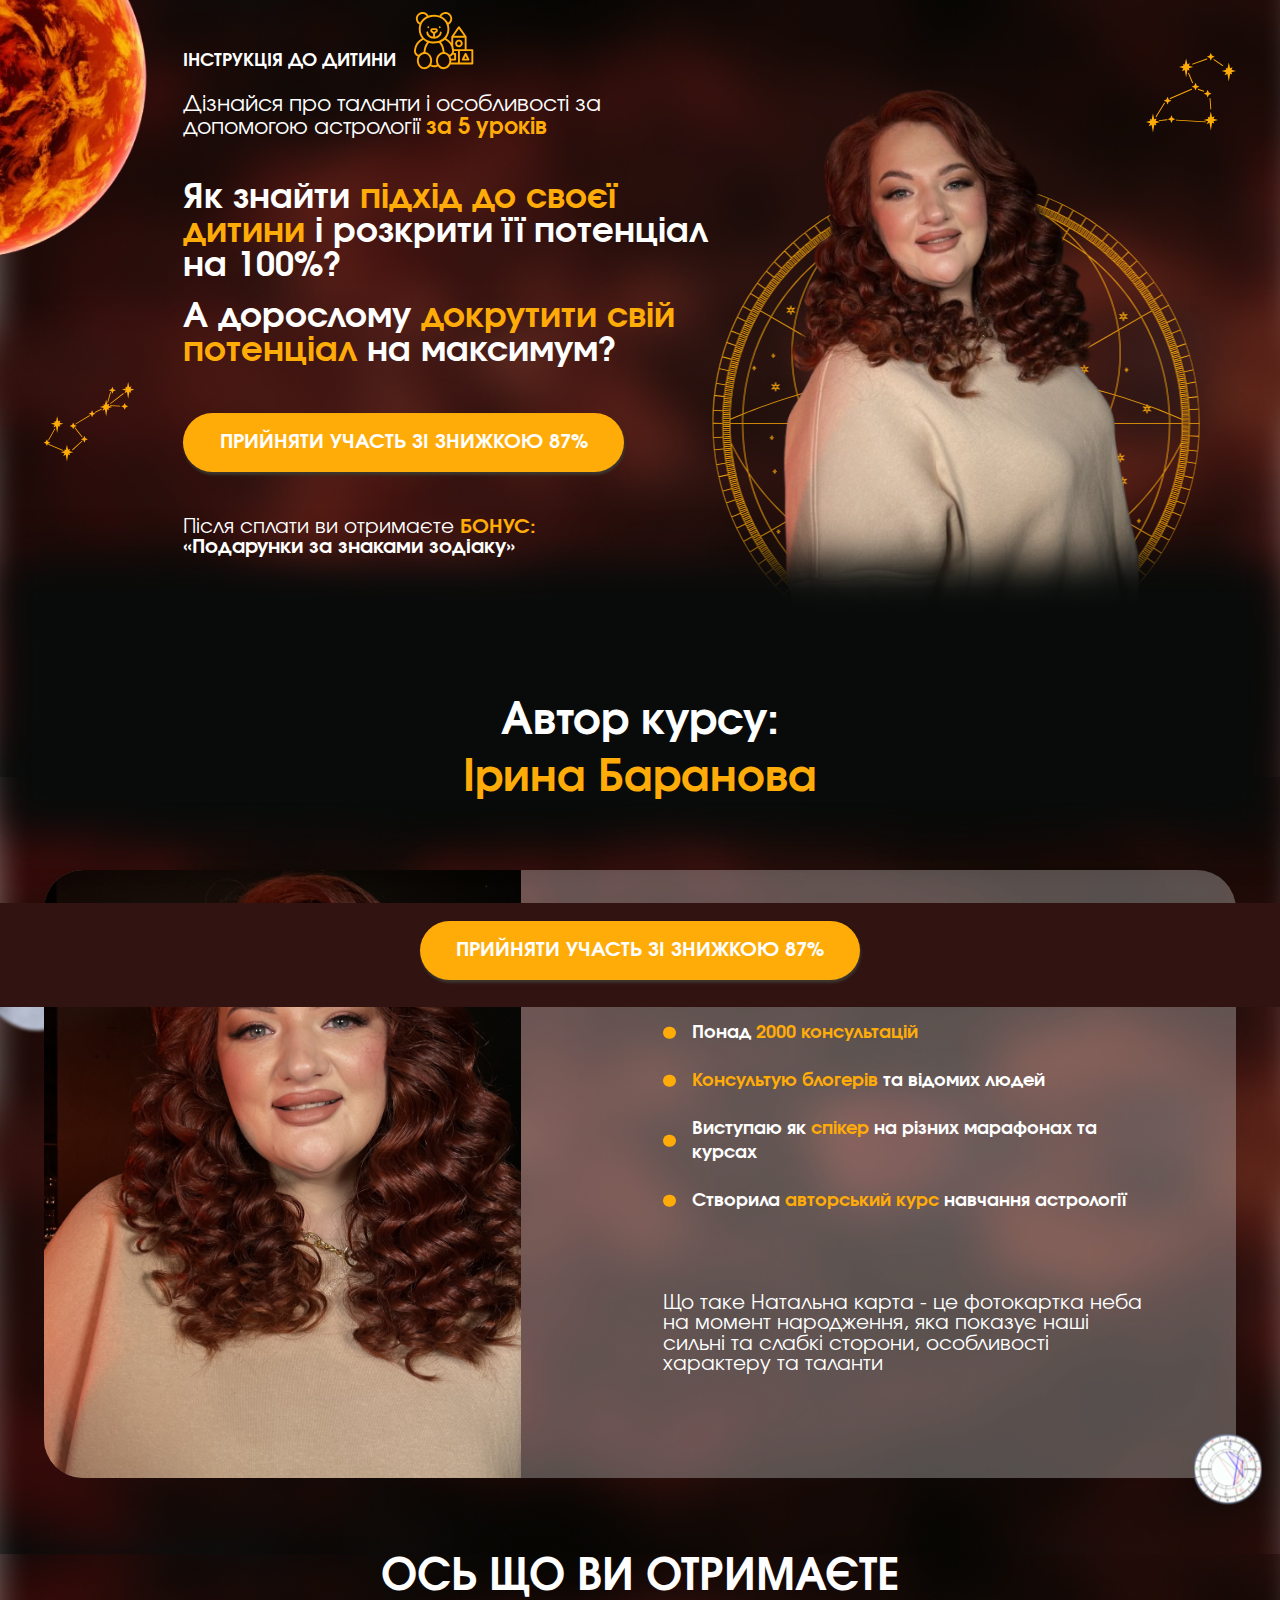
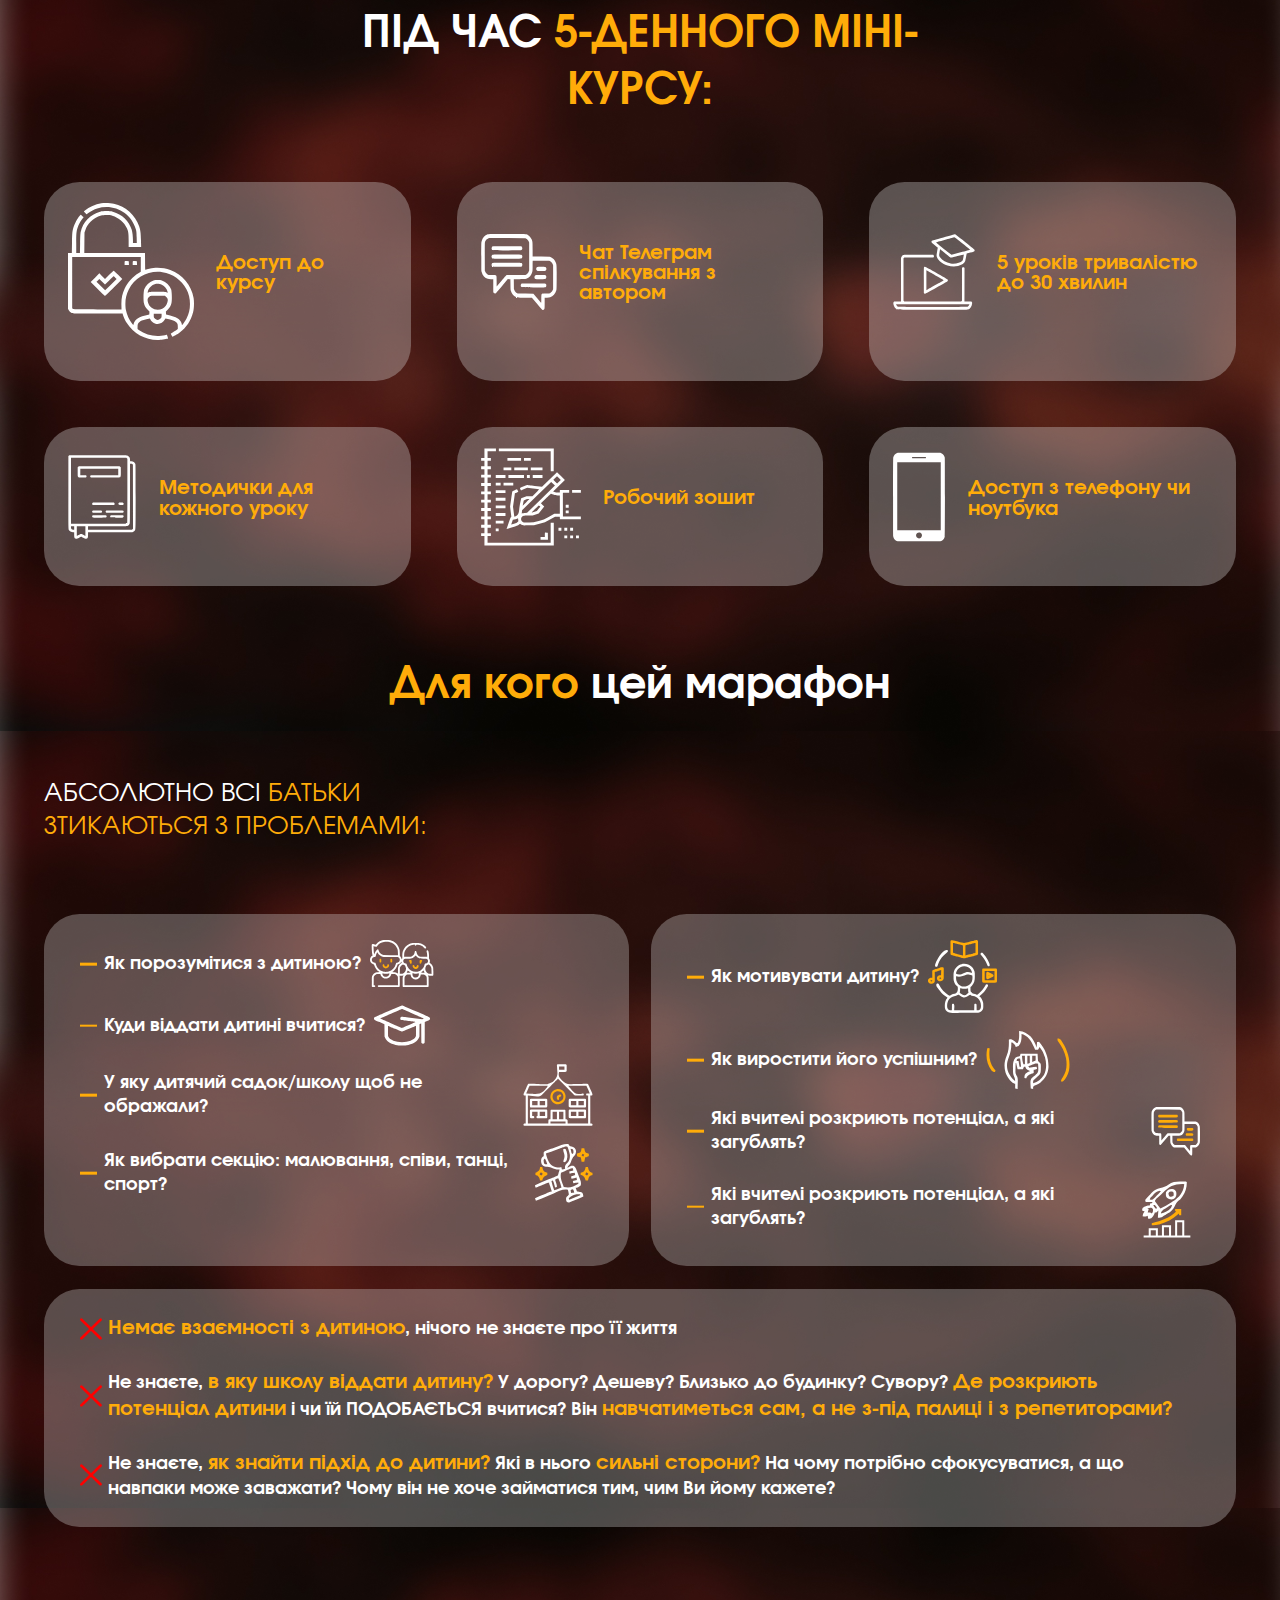
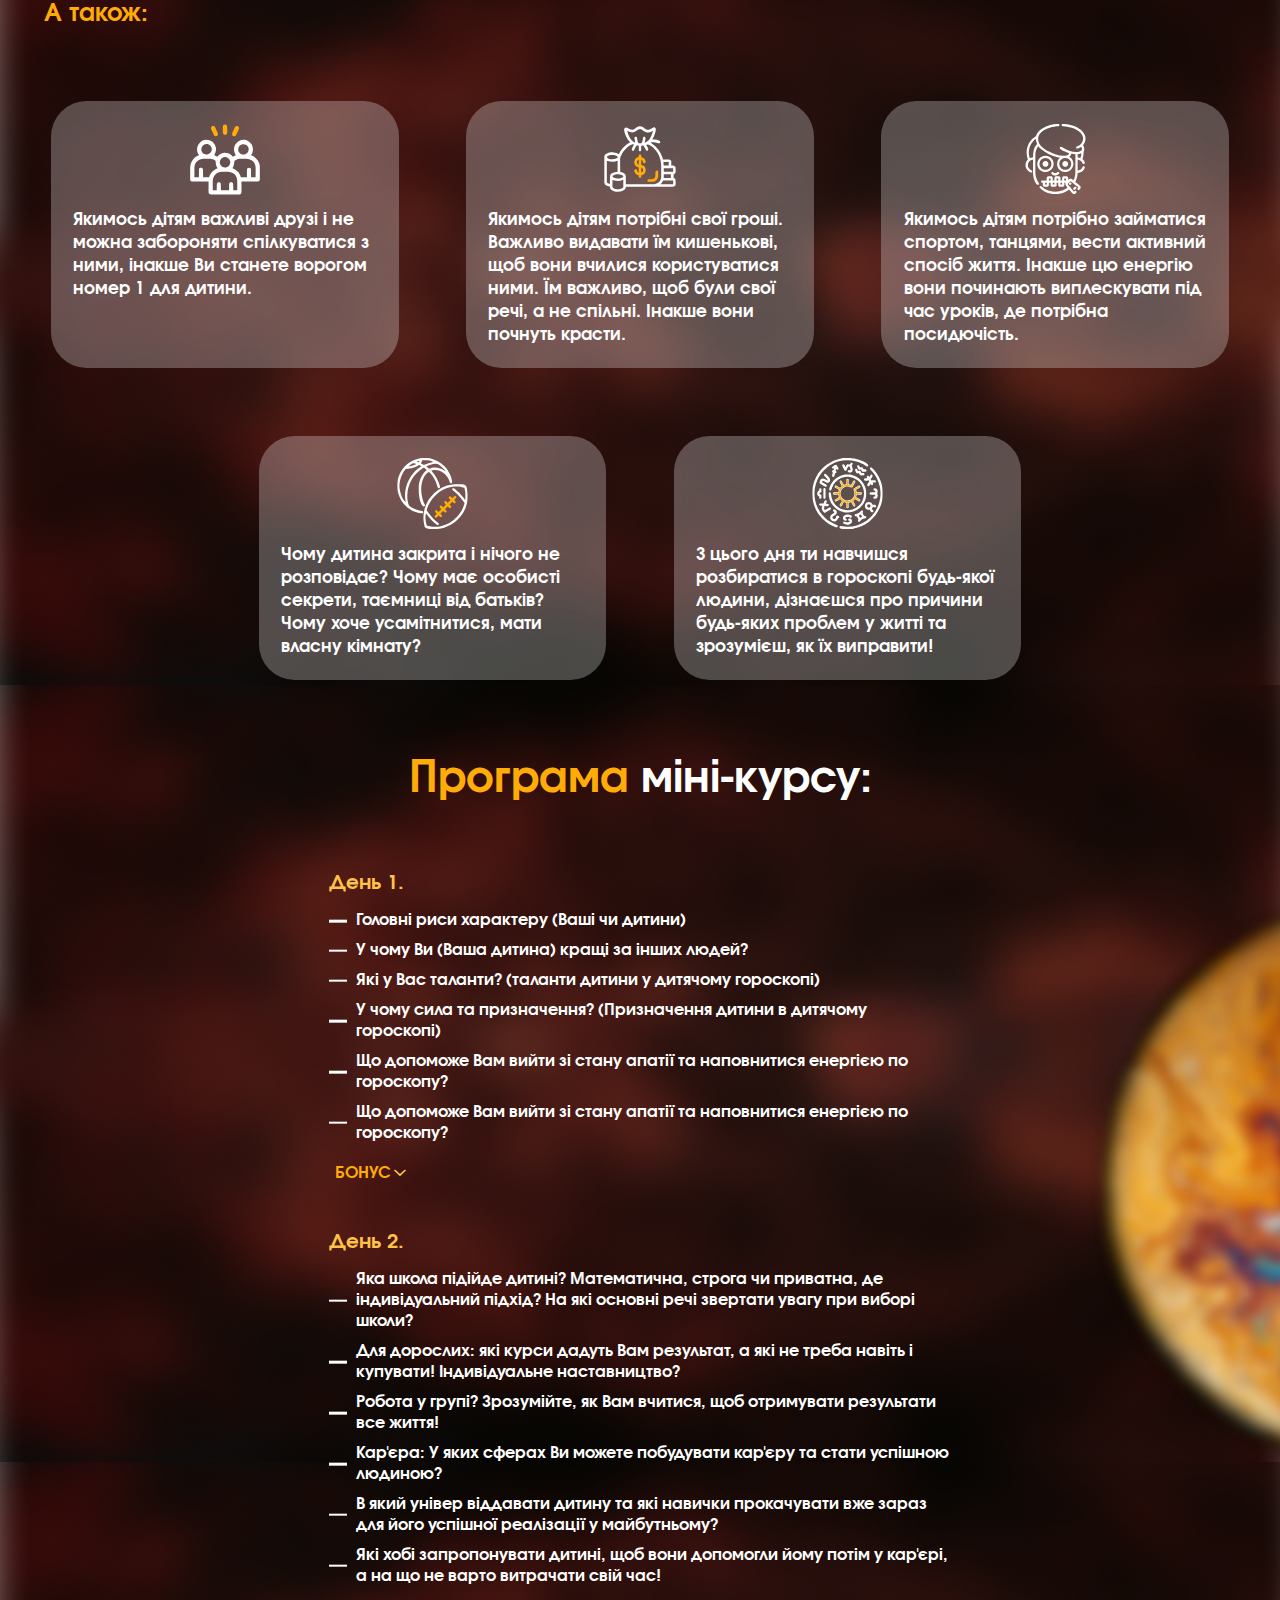
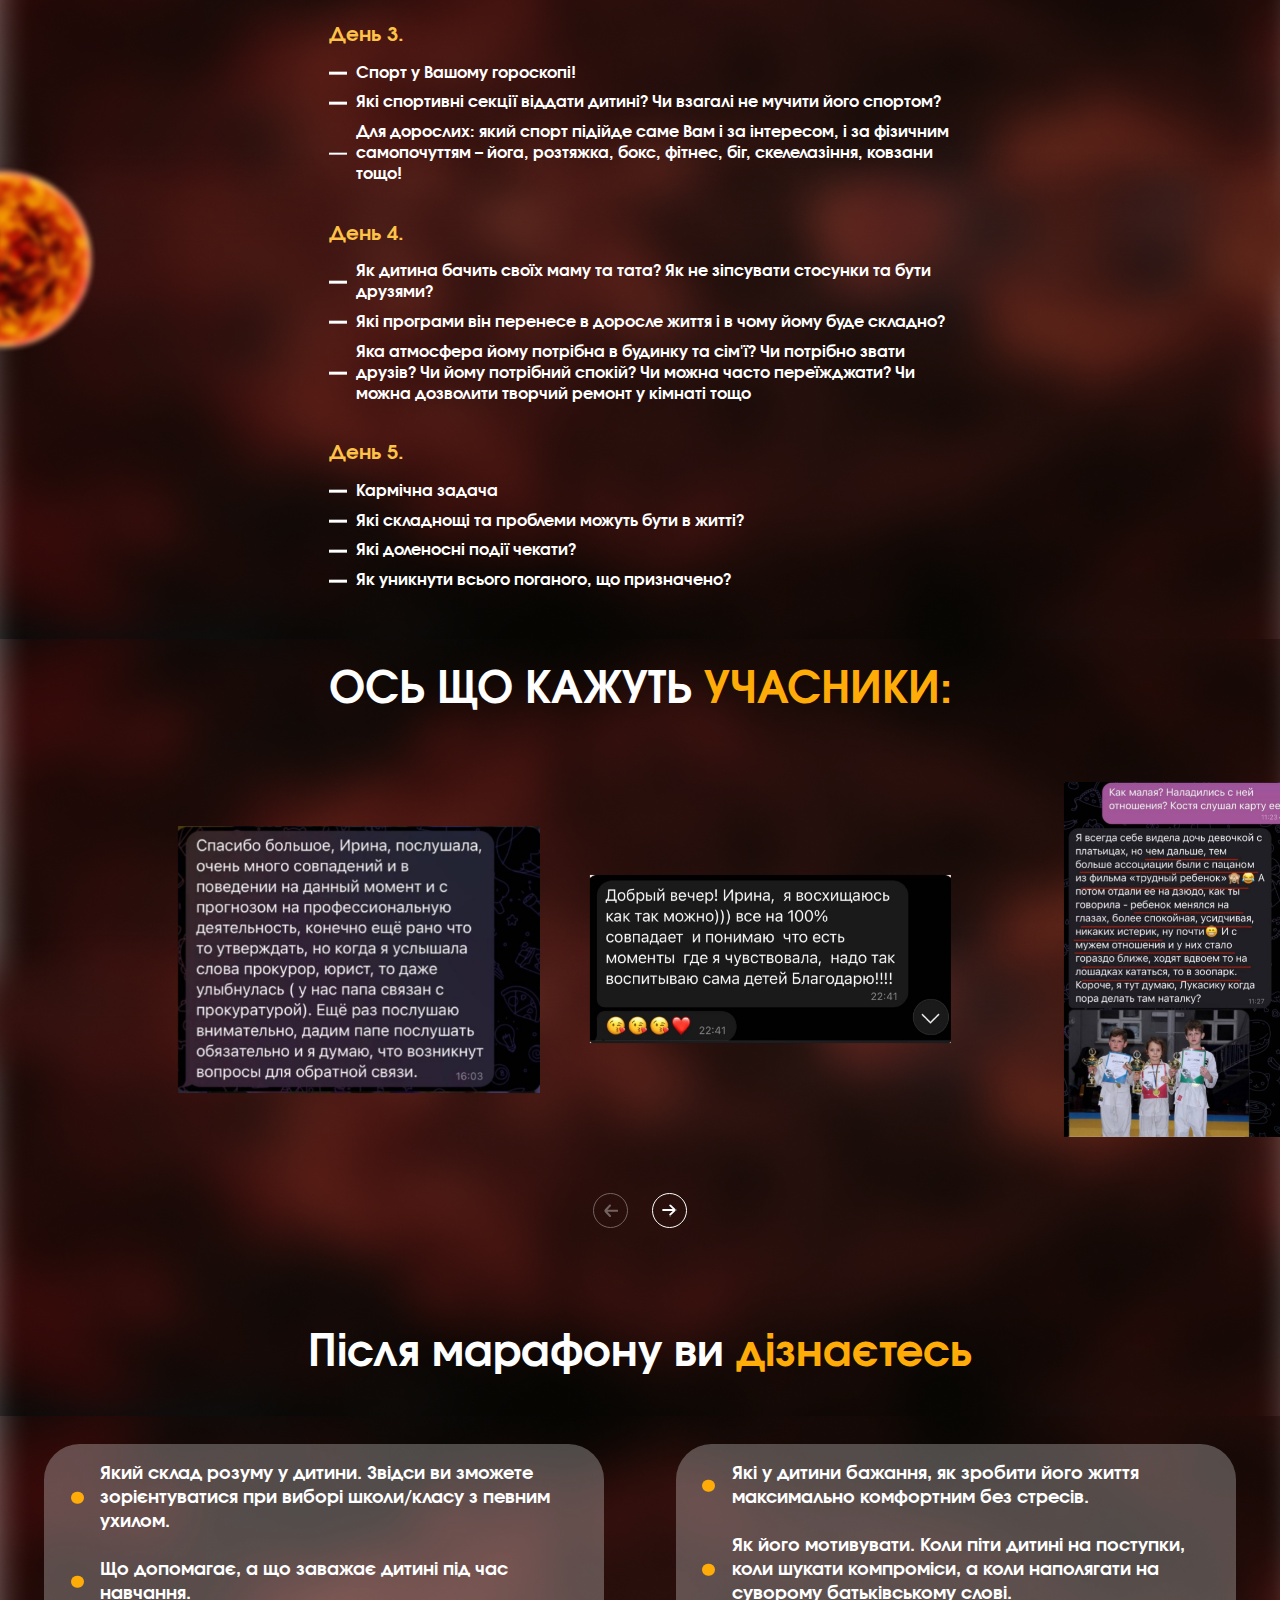
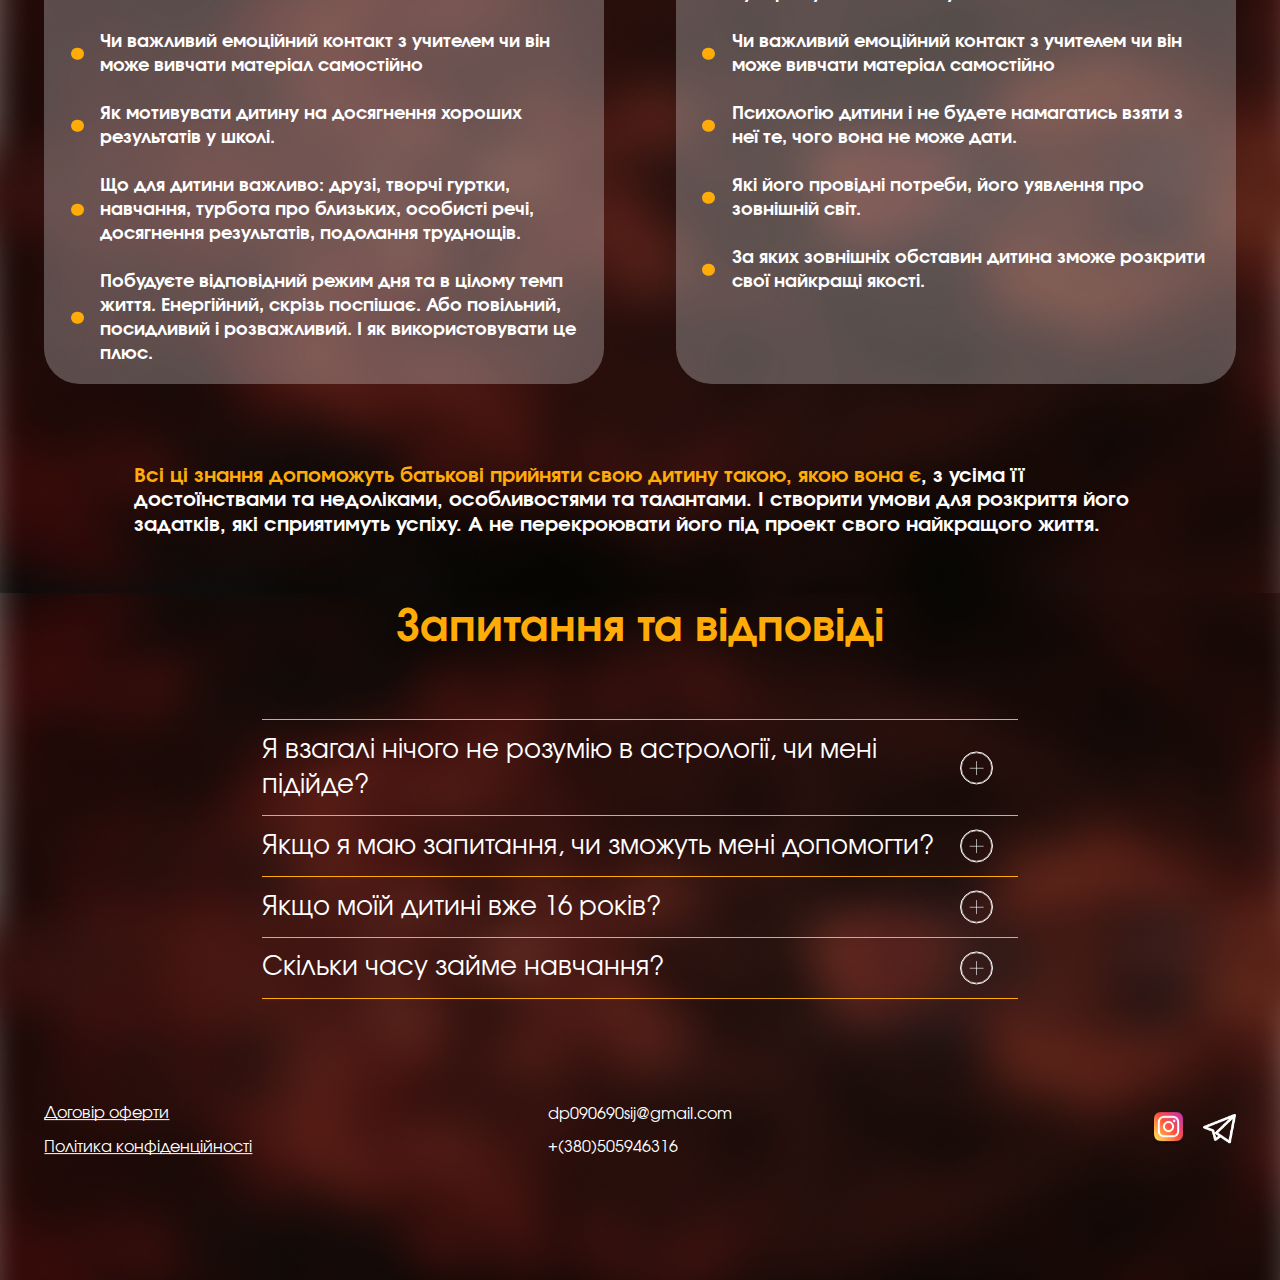
<file: index.html>
<!DOCTYPE html>
<html lang="ua">

<head>
    <meta charset="UTF-8">
    <meta name="viewport" content="width=device-width, initial-scale=1.0">
    <title>Інструкція до дитини</title>
    <link rel="stylesheet" href="./css/swiper.css">
    <link rel="stylesheet" href="./css/style.css">
</head>

<body>
    <div class="wrapper">

        <main class="main">
            <section class="head">
                <div class="container head__container">
                    <div class="head__content">
                        <div class="head__content-left">
                            <div class="head__content-left__top-text">
                                <span>
                                    Інструкція до дитини
                                </span>
                                <p>
                                    Дізнайся про таланти і особливості за допомогою астрології <strong>за 5
                                        уроків</strong>
                                </p>
                            </div>

                            <h1 class="head__title">
                                <div>
                                    Як знайти <strong>підхід до своєї дитини</strong> і розкрити її потенціал на 100%?
                                </div>
                                <div>
                                    А дорослому <strong>докрутити свій потенціал</strong> на максимум?
                                </div>
                            </h1>
                            <div class="button__wrapper head__button-wrapper head__button-wrapper--desk">
                                <button class="btn head__link-desk head__btn">
                                    ПРИЙНЯТИ УЧАСТЬ ЗІ ЗНИЖКОЮ 87%
                                </button>
                            </div>
                            <p class="head__bottom-content__text--desk">
                                Після сплати ви отримаєте <span>БОНУС:</span>
                                <strong>«Подарунки за знаками зодіаку»</strong>
                            </p>
                        </div>
                        <div class="head__content-right">
                            <img class="head__content-img" src="./img/head/photo.png" alt="bannerImg">
                        </div>
                    </div>
                    <div class="head__content-bottom__mobile">
                        <div class="button__wrapper head__button-wrapper head__button-wrapper--mobile">
                            <button class="btn head__link-desk head__btn">
                                ПРИЙНЯТИ УЧАСТЬ ЗІ ЗНИЖКОЮ 87%
                            </button>
                        </div>
                        <p class="head__bottom-content__text--mobile">
                            Після сплати ви отримаєте <span>БОНУС:</span>
                            <strong>«Подарунки за знаками зодіаку»</strong>
                        </p>
                    </div>
                </div>
            </section>
            <section id="about" class="about">
                <div class="container about__container">
                    <h2 class="title about__title ">
                        Автор курсу:
                        <strong>
                            Ірина Баранова
                        </strong>
                    </h2>
                    <div class="about__content">
                        <div class="about__content-left">
                            <img class="about__content-img" src="./img/about/IMG_0720 (1)-min.jpg" alt="who Img">
                        </div>
                        <div class="about__content-right">
                            <ul class="about__list">
                                <li class="about__list-item">
                                    Астролог з <strong>5-річним досвідом</strong>
                                </li>
                                <li class="about__list-item">
                                    Понад <strong>2000 консультацій</strong>
                                </li>
                                <li class="about__list-item">
                                    <strong>Консультую блогерів</strong> та відомих людей
                                </li>
                                <li class="about__list-item">
                                    Виступаю як <strong>спікер</strong> на різних марафонах та курсах
                                </li>
                                <li class="about__list-item">
                                    Створила <strong>авторський курс</strong> навчання астрології
                                </li>
                            </ul>
                            <p>
                                Що таке Натальна карта - це фотокартка неба на момент народження, яка показує наші
                                сильні та слабкі сторони, особливості характеру та таланти
                            </p>
                        </div>
                    </div>
                </div>
            </section>
            <section class="result">
                <div class="container result__container">
                    <h2 class="title result__title">
                        ОСЬ ЩО ВИ ОТРИМАЄТЕ ПІД ЧАС <strong>5-ДЕННОГО МІНІ-КУРСУ:</strong>
                    </h2>
                    <ul class="result__list">
                        <li class="result__list-item">
                            <div class="result__list-item__img">
                                <img src="./img/result/result1.svg" alt="icon">
                            </div>
                            <h4 class="result__list-item__title">
                                Доступ до курсу
                            </h4>
                        </li>
                        <li class="result__list-item">
                            <div class="result__list-item__img">
                                <img src="./img/result/result2.svg" alt="icon">
                            </div>
                            <h4 class="result__list-item__title">
                                Чат Телеграм спілкування з автором
                            </h4>
                        </li>
                        <li class="result__list-item">
                            <div class="result__list-item__img">
                                <img src="./img/result/result3.svg" alt="icon">
                            </div>
                            <h4 class="result__list-item__title">
                                5 уроків тривалістю до 30 хвилин
                            </h4>
                        </li>
                        <li class="result__list-item">
                            <div class="result__list-item__img">
                                <img src="./img/result/result4.svg" alt="icon">
                            </div>
                            <h4 class="result__list-item__title">
                                Методички для кожного уроку
                            </h4>
                        </li>
                        <li class="result__list-item">

                            <div class="result__list-item__img">
                                <img src="./img/result/result5.svg" alt="icon">
                            </div>
                            <h4 class="result__list-item__title">
                                Робочий зошит
                            </h4>
                        </li>
                        <li class="result__list-item">

                            <div class="result__list-item__img">
                                <img src="./img/result/result6.svg" alt="icon">
                            </div>
                            <h4 class="result__list-item__title">
                                Доступ з телефону чи ноутбука
                            </h4>
                        </li>
                    </ul>
                </div>
            </section>
            <section class="who ">
                <div class="container who__container">
                    <h2 class="title">
                        <strong>Для кого</strong> цей марафон
                    </h2>
                    <p class="who__text-top">
                        АБСОЛЮТНО ВСІ <strong>БАТЬКИ ЗТИКАЮТЬСЯ З <span>ПРОБЛЕМАМИ:</span></strong>
                    </p>
                    <div class="who__content">
                        <div class="who__content-block">
                            <ul class="who__content-block-list">
                                <li>
                                    <span>
                                        Як порозумітися з дитиною?
                                    </span>
                                    <img src="./img/icons/who1.svg" alt="icon">
                                </li>
                                <li>
                                    <span>
                                        Куди віддати дитині вчитися?
                                    </span>
                                    <img src="./img/icons/who2.svg" alt="icon">
                                </li>
                                <li>
                                    <span>
                                        У яку дитячий садок/школу щоб не ображали?
                                    </span>
                                    <img src="./img/icons/who3.svg" alt="icon">
                                </li>
                                <li>
                                    <span>
                                        Як вибрати секцію: малювання, співи, танці, спорт?
                                    </span>
                                    <img src="./img/icons/who4.svg" alt="icon">
                                </li>
                            </ul>
                        </div>
                        <div class="who__content-block">
                            <ul class="who__content-block-list">
                                <li>
                                    <span>
                                        Як мотивувати дитину?
                                    </span>
                                    <img src="./img/icons/who5.svg" alt="icon">
                                </li>
                                <li>
                                    <span>
                                        Як виростити його успішним?
                                    </span>
                                    <img src="./img/icons/who6.svg" alt="icon">
                                </li>
                                <li>
                                    <span>
                                        Які вчителі розкриють потенціал, а які загублять?
                                    </span>
                                    <img src="./img/icons/who7.svg" alt="icon">
                                </li>
                                <li>
                                    <span>
                                        Які вчителі розкриють потенціал, а які загублять?
                                    </span>
                                    <img src="./img/icons/who8.svg" alt="icon">
                                </li>
                            </ul>
                        </div>
                        <div class="who__content-block who__content-block-cancel who__content-block--full">
                            <ul>
                                <li>
                                    <span>
                                        <strong>Немає взаємності з дитиною</strong>, нічого не знаєте про її життя
                                    </span>
                                </li>
                                <li>
                                    <span>
                                        Не знаєте, <strong>в яку школу віддати дитину?</strong> У дорогу? Дешеву?
                                        Близько до будинку? Сувору? <strong>Де розкриють потенціал дитини</strong> і чи
                                        їй ПОДОБАЄТЬСЯ вчитися? Він <strong>навчатиметься сам, а не
                                            з-під палиці і з репетиторами?</strong>
                                    </span>
                                </li>
                                <li>
                                    <span>
                                        Не знаєте, <strong>як знайти підхід до дитини?</strong> Які в нього
                                        <strong>сильні сторони?</strong> На чому потрібно сфокусуватися, а що навпаки
                                        може заважати? Чому він не хоче займатися тим, чим Ви йому кажете?
                                    </span>
                                </li>
                            </ul>
                        </div>
                    </div>
                    <span class="who__content-bottom-text__top">А також:</span>
                    <div class="who__content-bottom who__content-bottom--desk">
                        <ul class="who__content-bottom__list">
                            <li class="who__content-bottom__list-item">
                                <div class="who__content-bottom__list-item__img">
                                    <img src="./img/icons/problem1.svg" alt="icon">
                                </div>
                                <p>
                                    Якимось дітям важливі друзі і не можна забороняти спілкуватися з ними, інакше Ви
                                    станете ворогом номер 1 для дитини.
                                </p>
                            </li>
                            <li class="who__content-bottom__list-item">
                                <div class="who__content-bottom__list-item__img">
                                    <img src="./img/icons/problem2.svg" alt="icon">
                                </div>
                                <p>
                                    Якимось дітям потрібні свої гроші. Важливо видавати їм кишенькові, щоб вони вчилися користуватися ними. Їм важливо, щоб були свої речі, а не спільні. Інакше вони почнуть красти.
                                </p>
                            </li>
                            <li class="who__content-bottom__list-item">
                                <div class="who__content-bottom__list-item__img">
                                    <img src="./img/icons/problem3.svg" alt="icon">
                                </div>
                                <p>
                                    Якимось дітям потрібно займатися спортом, танцями, вести активний спосіб життя. Інакше цю енергію вони починають виплескувати під час уроків, де потрібна посидючість.
                                </p>
                            </li>
                            <li class="who__content-bottom__list-item">
                                <div class="who__content-bottom__list-item__img">
                                    <img src="./img/icons/problem4.svg" alt="icon">
                                </div>
                                <p>
                                    Чому дитина закрита і нічого не розповідає? Чому має особисті секрети, таємниці від батьків? Чому хоче усамітнитися, мати власну кімнату?
                                </p>
                            </li>
                            <li class="who__content-bottom__list-item">
                                <div class="who__content-bottom__list-item__img">
                                    <img src="./img/icons/problem5.svg" alt="icon">
                                </div>
                                <p>
                                    З цього дня ти навчишся розбиратися в гороскопі будь-якої людини, дізнаєшся про причини будь-яких проблем у житті та зрозумієш, як їх виправити!
                                </p>
                            </li>
                        </ul>
                    </div>
                    <div class="who__content-bottom--mobile">
                        <div class="swiper__container">
                            <div class="swiper swiper--who">
                                <div class="swiper-wrapper">
                                    <div class="swiper-slide">
                                        <div class="who__content-bottom__list-item">
                                            <div class="who__content-bottom__list-item__img">
                                                <img src="./img/icons/problem1.svg" alt="icon">
                                            </div>
                                            <p>
                                                Якимось дітям важливі друзі і не можна забороняти спілкуватися з ними,
                                                інакше Ви станете ворогом номер 1 для дитини.
                                            </p>
                                        </div>
                                    </div>
                                    <div class="swiper-slide">
                                        <div class="who__content-bottom__list-item">
                                            <div class="who__content-bottom__list-item__img">
                                                <img src="./img/icons/problem2.svg" alt="icon">
                                            </div>
                                            <p>
                                                Якимось дітям потрібні свої гроші. Важливо видавати їм кишенькові, щоб вони вчилися користуватися ними. Їм важливо, щоб були свої речі, а не спільні. Інакше вони почнуть красти.
                                            </p>
                                        </div>
                                    </div>
                                    <div class="swiper-slide">
                                        <div class="who__content-bottom__list-item">
                                            <div class="who__content-bottom__list-item__img">
                                                <img src="./img/icons/problem3.svg" alt="icon">
                                            </div>
                                            <p>
                                                Якимось дітям потрібно займатися спортом, танцями, вести активний спосіб життя. Інакше цю енергію вони починають виплескувати під час уроків, де потрібна посидючість.
                                            </p>
                                        </div>
                                    </div>
                                    <div class="swiper-slide">
                                        <div class="who__content-bottom__list-item">
                                            <div class="who__content-bottom__list-item__img">
                                                <img src="./img/icons/problem4.svg" alt="icon">
                                            </div>
                                            <p>
                                                Чому дитина закрита і нічого не розповідає? Чому має особисті секрети, таємниці від батьків? Чому хоче усамітнитися, мати власну кімнату?
                                            </p>
                                        </div>
                                    </div>
                                    <div class="swiper-slide">
                                        <div class="who__content-bottom__list-item">
                                            <div class="who__content-bottom__list-item__img">
                                                <img src="./img/icons/problem5.svg" alt="icon">
                                            </div>
                                            <p>
                                                З цього дня ти навчишся розбиратися в гороскопі будь-якої людини, дізнаєшся про причини будь-яких проблем у житті та зрозумієш, як їх виправити!
                                            </p>
                                        </div>
                                    </div>
                                </div>
                            </div>
                            <div class="swiper-pagination"></div>
                        </div>
                    </div>
                </div>
            </section>
            <section class="program ">
                <div class="container">
                    <h2 class="title program__title">
                        <strong>Програма</strong>
                        міні-курсу:
                    </h2>
                    <ul class="program__list">
                        <li class="program__list-item">
                            <div class="program__list-item__text">
                                <span class="program__list-item__text-lesson">День 1.</span>
                                <ul class="program__list-item__text-list">
                                    <li class="program__list-item__text-list__item">
                                        Головні риси характеру (Ваші чи дитини)
                                    </li>
                                    <li class="program__list-item__text-list__item">
                                        У чому Ви (Ваша дитина) кращі за інших людей?
                                    </li>
                                    <li class="program__list-item__text-list__item">
                                        Які у Вас таланти? (таланти дитини у дитячому гороскопі)
                                    </li>
                                    <li class="program__list-item__text-list__item">
                                        У чому сила та призначення? (Призначення дитини в дитячому гороскопі)
                                    </li>
                                    <li class="program__list-item__text-list__item">
                                        Що допоможе Вам вийти зі стану апатії та наповнитися енергією по гороскопу?
                                    </li>
                                    <li class="program__list-item__text-list__item">
                                        Що допоможе Вам вийти зі стану апатії та наповнитися енергією по гороскопу?
                                    </li>
                                </ul>
                                <div class="program__list-item__bottom">
                                    <button class="program__list-item__btn">БОНУС</button>
                                    <ul class="drop__list-item__text-list">
                                        <li class="program__list-item__text-list__item">
                                            Які сфери життя будуть приносити Вам успіх? Бізнес, друзі, нові навчання або
                                            поїздки закордон?
                                        </li>
                                        <li class="program__list-item__text-list__item">
                                            Що робити, щоб покращити життя або вирости в доході у 10 разів відповідно до
                                            астрології?
                                        </li>
                                    </ul>
                                </div>
                            </div>
                        </li>
                        <li class="program__list-item">
                            <div class="program__list-item__text">
                                <span class="program__list-item__text-lesson">День 2.</span>
                                <ul class="program__list-item__text-list">
                                    <li class="program__list-item__text-list__item">
                                        Яка школа підійде дитині? Математична, строга чи приватна, де індивідуальний підхід? На які основні речі звертати увагу при виборі школи?
                                    </li>
                                    <li class="program__list-item__text-list__item">
                                        Для дорослих: які курси дадуть Вам результат, а які не треба навіть і купувати! Індивідуальне наставництво?
                                    </li>
                                    <li class="program__list-item__text-list__item">
                                        Робота у групі? Зрозумійте, як Вам вчитися, щоб отримувати результати все життя!
                                    </li>
                                    <li class="program__list-item__text-list__item">
                                        Кар'єра: У яких сферах Ви можете побудувати кар'єру та стати успішною людиною?
                                    </li>
                                    <li class="program__list-item__text-list__item">
                                        В який універ віддавати дитину та які навички прокачувати вже зараз для його успішної реалізації у майбутньому?
                                    </li>
                                    <li class="program__list-item__text-list__item">
                                        Які хобі запропонувати дитині, щоб вони допомогли йому потім у кар'єрі, а на що не варто витрачати свій час!
                                    </li>
                                </ul>
                                <!-- <div class="program__list-item__bottom">
                                    <button class="program__list-item__btn">БОНУС</button>
                                    <ul class="drop__list-item__text-list">
                                        <li class="program__list-item__text-list__item">
                                            Які сфери життя будуть приносити Вам успіх? Бізнес, друзі, нові навчання або
                                            поїздки закордон?
                                        </li>
                                        <li class="program__list-item__text-list__item">
                                            Що робити, щоб покращити життя або вирости в доході у 10 разів відповідно до
                                            астрології?
                                        </li>
                                    </ul>
                                </div> -->
                            </div>
                        </li>
                        <li class="program__list-item">
                            <div class="program__list-item__text">
                                <span class="program__list-item__text-lesson">День 3.</span>
                                <ul class="program__list-item__text-list">
                                    <li class="program__list-item__text-list__item">
                                        Спорт у Вашому гороскопі!
                                    </li>
                                    <li class="program__list-item__text-list__item">
                                        Які спортивні секції віддати дитині? Чи взагалі не мучити його спортом?
                                    </li>
                                    <li class="program__list-item__text-list__item">
                                        Для дорослих: який спорт підійде саме Вам і за інтересом, і за фізичним самопочуттям – йога, розтяжка, бокс, фітнес, біг, скелелазіння, ковзани тощо!
                                    </li>
                                </ul>
                                <!-- <div class="program__list-item__bottom">
                                    <button class="program__list-item__btn">БОНУС</button>
                                    <ul class="drop__list-item__text-list">
                                        <li class="program__list-item__text-list__item">
                                            Які сфери життя будуть приносити Вам успіх? Бізнес, друзі, нові навчання або
                                            поїздки закордон?
                                        </li>
                                        <li class="program__list-item__text-list__item">
                                            Що робити, щоб покращити життя або вирости в доході у 10 разів відповідно до
                                            астрології?
                                        </li>
                                    </ul>
                                </div> -->
                            </div>
                        </li>
                        <li class="program__list-item">
                            <div class="program__list-item__text">
                                <span class="program__list-item__text-lesson">День 4.</span>
                                <ul class="program__list-item__text-list">
                                    <li class="program__list-item__text-list__item">
                                        Як дитина бачить своїх маму та тата? Як не зіпсувати стосунки та бути друзями?
                                    </li>
                                    <li class="program__list-item__text-list__item">
                                        Які програми він перенесе в доросле життя і в чому йому буде складно?
                                    </li>
                                    <li class="program__list-item__text-list__item">
                                        Яка атмосфера йому потрібна в будинку та сім'ї? Чи потрібно звати друзів? Чи йому потрібний спокій? Чи можна часто переїжджати? Чи можна дозволити творчий ремонт у кімнаті тощо
                                    </li>
                                </ul>
                                <!-- <div class="program__list-item__bottom">
                                    <button class="program__list-item__btn">БОНУС</button>
                                    <ul class="drop__list-item__text-list">
                                        <li class="program__list-item__text-list__item">
                                            Які сфери життя будуть приносити Вам успіх? Бізнес, друзі, нові навчання або
                                            поїздки закордон?
                                        </li>
                                        <li class="program__list-item__text-list__item">
                                            Що робити, щоб покращити життя або вирости в доході у 10 разів відповідно до
                                            астрології?
                                        </li>
                                    </ul>
                                </div> -->
                            </div>
                        </li>
                        <li class="program__list-item">
                            <div class="program__list-item__text">
                                <span class="program__list-item__text-lesson">День 5.</span>
                                <ul class="program__list-item__text-list">
                                    <li class="program__list-item__text-list__item">
                                        Кармічна задача
                                    </li>
                                    <li class="program__list-item__text-list__item">
                                        Які складнощі та проблеми можуть бути в житті?
                                    </li>
                                    <li class="program__list-item__text-list__item">
                                        Які доленосні події чекати?
                                    </li>
                                    <li class="program__list-item__text-list__item">
                                        Як уникнути всього поганого, що призначено?
                                    </li>
                                </ul>
                                <!-- <div class="program__list-item__bottom">
                                    <button class="program__list-item__btn">БОНУС</button>
                                    <ul class="drop__list-item__text-list">
                                        <li class="program__list-item__text-list__item">
                                            Які сфери життя будуть приносити Вам успіх? Бізнес, друзі, нові навчання або
                                            поїздки закордон?
                                        </li>
                                        <li class="program__list-item__text-list__item">
                                            Що робити, щоб покращити життя або вирости в доході у 10 разів відповідно до
                                            астрології?
                                        </li>
                                    </ul>
                                </div> -->
                            </div>
                        </li>
                    </ul>
                </div>
            </section>
            <section id="cases" class="cases">
                <div class="container cases__container">
                    <div class="title__wrapper">
                        <h2 class="title cases__title title__shine-left">
                            ОСЬ ЩО КАЖУТЬ <strong>УЧАСНИКИ:</strong>
                        </h2>
                    </div>
                </div>
                <div class="swiper__container">
                    <div class="swiper swiper--reviews">
                        <div class="swiper-wrapper">
                            <div class="swiper-slide ">
                                <img class="cases__img" src="./img/reviews/image 1.jpg" alt="review">
                            </div>
                            <div class="swiper-slide">
                                <img class=" cases__img" src="./img/reviews/image2.jpg" alt="review">
                            </div>
                            <div class="swiper-slide">
                                <img class=" cases__img" src="./img/reviews/image3.jpg" alt="review">
                            </div>
                            <div class="swiper-slide">
                                <img class=" cases__img" src="./img/reviews/image4.jpg" alt="review">
                            </div>
                            <div class="swiper-slide">
                                <img class=" cases__img" src="./img/reviews/image5.jpg" alt="review">
                            </div>
                            <div class="swiper-slide">
                                <img class=" cases__img" src="./img/reviews/image6.jpg" alt="review">
                            </div>
                            <div class="swiper-slide">
                                <img class=" cases__img" src="./img/reviews/image7.jpg" alt="review">
                            </div>
                            <div class="swiper-slide">
                                <img class=" cases__img" src="./img/reviews/image8.jpg" alt="review">
                            </div>
                        </div>
                    </div>
                    <div class="swiper__buttons">
                        <div class="swiper__buttons-wrapper">
                            <div class="swiper-button-next"></div>
                            <div class="swiper-button-prev"></div>
                        </div>
                    </div>
                </div>
            </section>
            <section class="after">
                <div class="container after__container">
                    <h2 class="title after__title">
                        Після марафону ви
                        <strong>дізнаєтесь</strong>
                    </h2>
                    <div class="after__content">
                        <ul class="after__list">
                            <li class="after__list-item">
                                Який склад розуму у дитини. Звідси ви зможете зорієнтуватися при виборі школи/класу з
                                певним ухилом.
                            </li>
                            <li class="after__list-item">
                                Що допомагає, а що заважає дитині під час навчання.
                            </li>
                            <li class="after__list-item">
                                Чи важливий емоційний контакт з учителем чи він може вивчати матеріал самостійно
                            </li>
                            <li class="after__list-item">
                                Як мотивувати дитину на досягнення хороших результатів у школі.
                            </li>
                            <li class="after__list-item">
                                Що для дитини важливо: друзі, творчі гуртки, навчання, турбота про близьких, особисті речі, досягнення результатів, подолання труднощів.
                            </li>
                            <li class="after__list-item">
                                Побудуєте відповідний режим дня та в цілому темп життя. Енергійний, скрізь поспішає. Або повільний, посидливий і розважливий. І як використовувати це плюс.
                            </li>
                        </ul>
                        <ul class="after__list">
                            <li class="after__list-item">
                                Які у дитини бажання, як зробити його життя максимально комфортним без стресів.
                            </li>
                            <li class="after__list-item">
                                Як його мотивувати. Коли піти дитині на поступки, коли шукати компроміси, а коли наполягати на суворому батьківському слові.
                            </li>
                            <li class="after__list-item">
                                Чи важливий емоційний контакт з учителем чи він може вивчати матеріал самостійно
                            </li>
                            <li class="after__list-item">
                                Психологію дитини і не будете намагатись взяти з неї те, чого вона не може дати.
                            </li>
                            <li class="after__list-item">
                                Які його провідні потреби, його уявлення про зовнішній світ.
                            </li>
                            <li class="after__list-item">
                                За яких зовнішніх обставин дитина зможе розкрити свої найкращі якості.
                            </li>
                        </ul>
                    </div>
                    <p class="after__text">
                        <strong>Всі ці знання допоможуть батькові прийняти свою дитину такою, якою вона є</strong>, з
                        усіма її достоїнствами та недоліками, особливостями та талантами. І створити умови для розкриття
                        його задатків, які сприятимуть успіху. А не перекроювати його під проект свого найкращого життя.
                    </p>
                </div>
            </section>
            <section class="faq">
                <div class="container faq__container">
                    <div class="title__wrapper">
                        <h2 class="title faq__title">
                            Запитання та відповіді
                        </h2>
                        <div class="accordeon">
                            <div class="accordeon__wrapper">
                                <button class="accordion">Я взагалі нічого не розумію в астрології, чи мені підійде?</button>
                                <div class="panel">
                                    <p>
                                        - Курс розрахований на людину з нульовим рівнем знань, докладні методички допоможуть знайти потрібні показники та прочитати розшифровки
                                    </p>
                                </div>
                            </div>
                            <div class="accordeon__wrapper">
                                <button class="accordion">Якщо я маю запитання, чи зможуть мені допомогти?</button>
                                <div class="panel">
                                    <p>
                                        - Звичайно, Ви перебуватимете в телеграм групі, де автор відповість на будь-яке питання.
                                    </p>
                                </div>
                            </div>
                            <div class="accordeon__wrapper">
                                <button class="accordion">Якщо моїй дитині вже 16 років?</button>
                                <div class="panel">
                                    <p>
                                        - У будь-якому віці важливо знаходити спільну мову та знати особливості та таланти своєї дитини
                                    </p>
                                </div>
                            </div>
                            <div class="accordeon__wrapper">
                                <button class="accordion">Скільки часу займе навчання?</button>
                                <div class="panel">
                                    <p>
                                        - В курсі 7 уроків тривалістю 20-30 та робочий зошит, який легко заповнити у будь-який зручний час
                                    </p>
                                </div>
                            </div>
                        </div>
                    </div>
                </div>
            </section>
            <div class="popup-container">
                <button class="btn button--popup">ПРИЙНЯТИ УЧАСТЬ ЗІ ЗНИЖКОЮ 87%</button>
              </div>
        </main>
        <footer class="footer">
            <div class="container">
                <div class="footer__content">
                    <div class="footer__contacts">
                        <a class="footer__link" target="_blank" href="./offer.html">Договір оферти</a>
                        <a class="footer__link" target="_blank" href="./politika-konfidenciynosti.html">Політика конфіденційності</a>
                    </div>
                    <div class="contacts">
                        <a href="mailto:dp090690sij@gmail.com">dp090690sij@gmail.com</a>
                        <a href="tel:+380505946316">+(380)505946316</a>
                    </div>
                    <div class="social__networks">
                        <a href="https://www.instagram.com/wow.cosmic"
                            class="social__network-link">
                            <img class="social__networks-img" src="./img/inst.png" alt="Instagram">
                        </a>
                        <a href="https://t.me/Wowcake" class="social__network-link">
                            <img class="social__networks-img" src="./img/telegram.png" alt="telegram">
                        </a>
                    </div>
                </div>
            </div>
            <div class="modal">

            </div>
        </footer>
    </div>
    <script defer src="./js/swiper.js"></script>
    <script defer src="./js/script.js"></script>
</body>

</html>
</file>
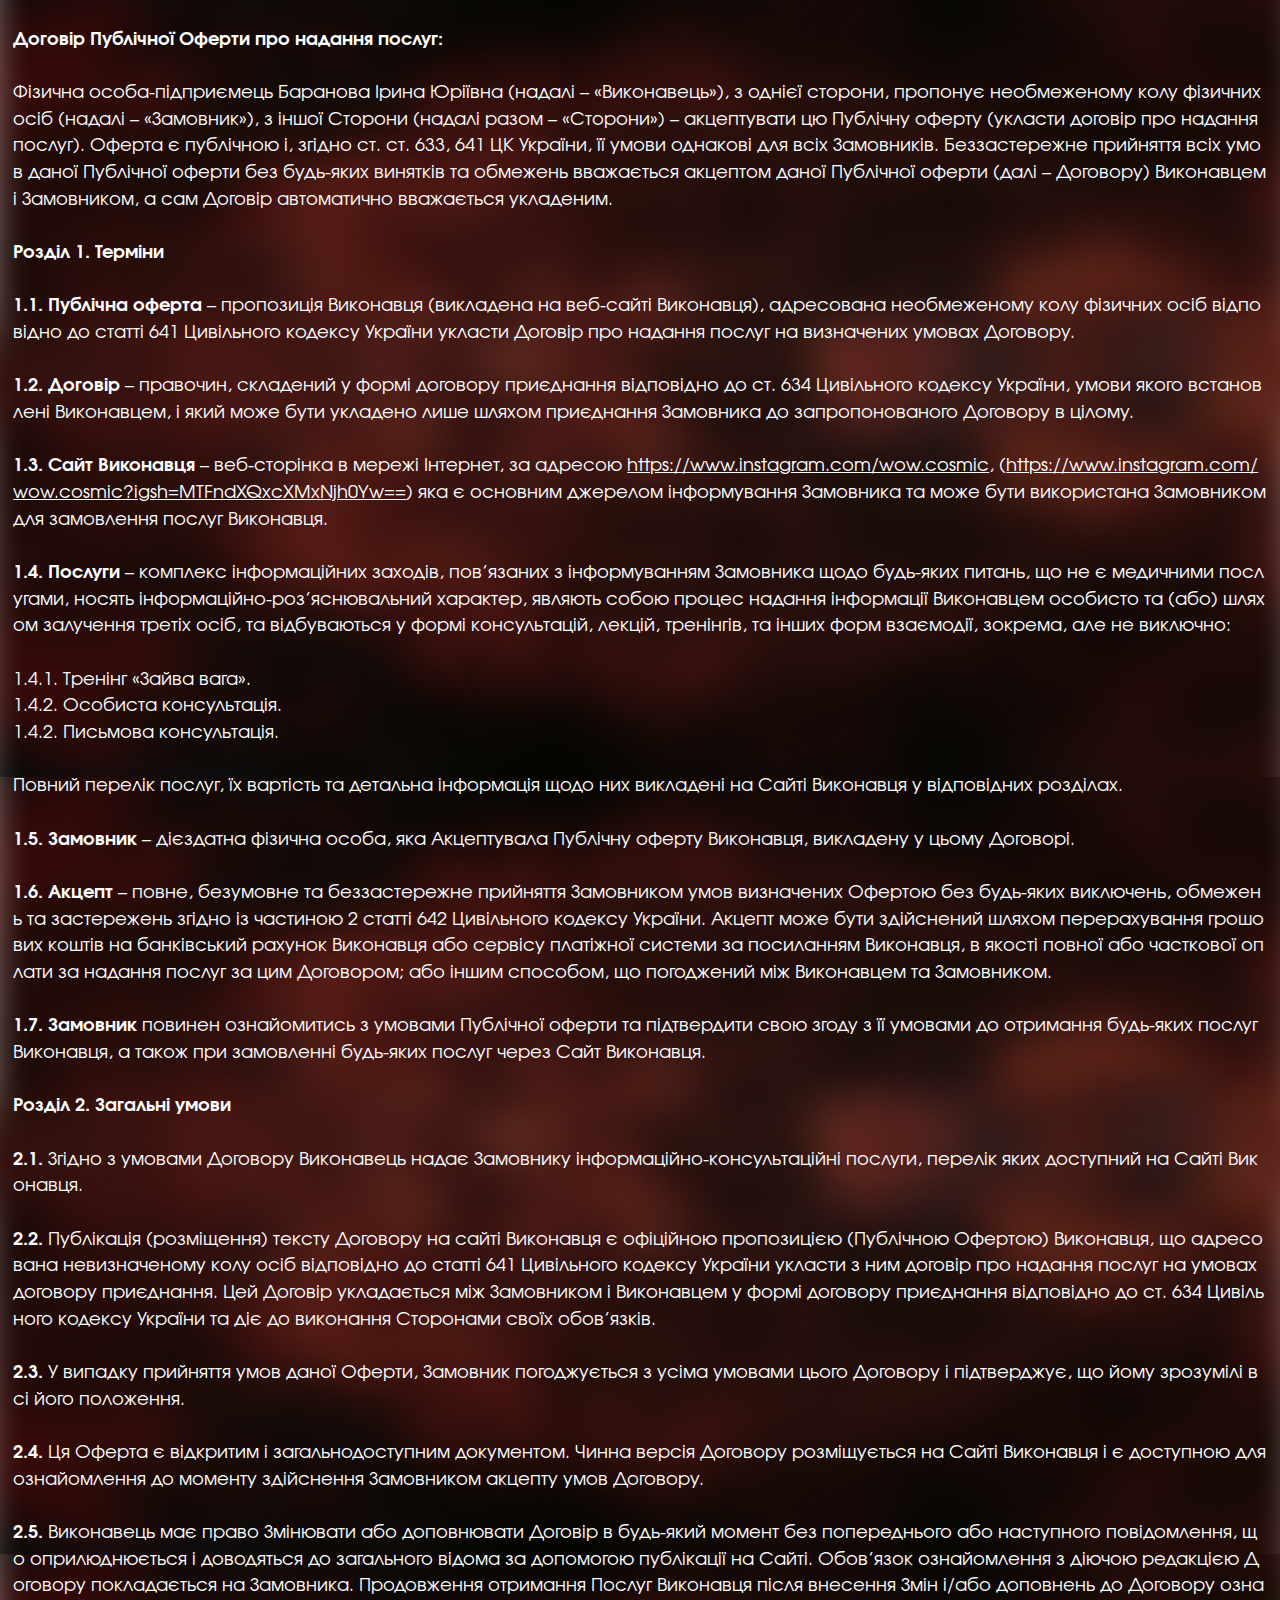
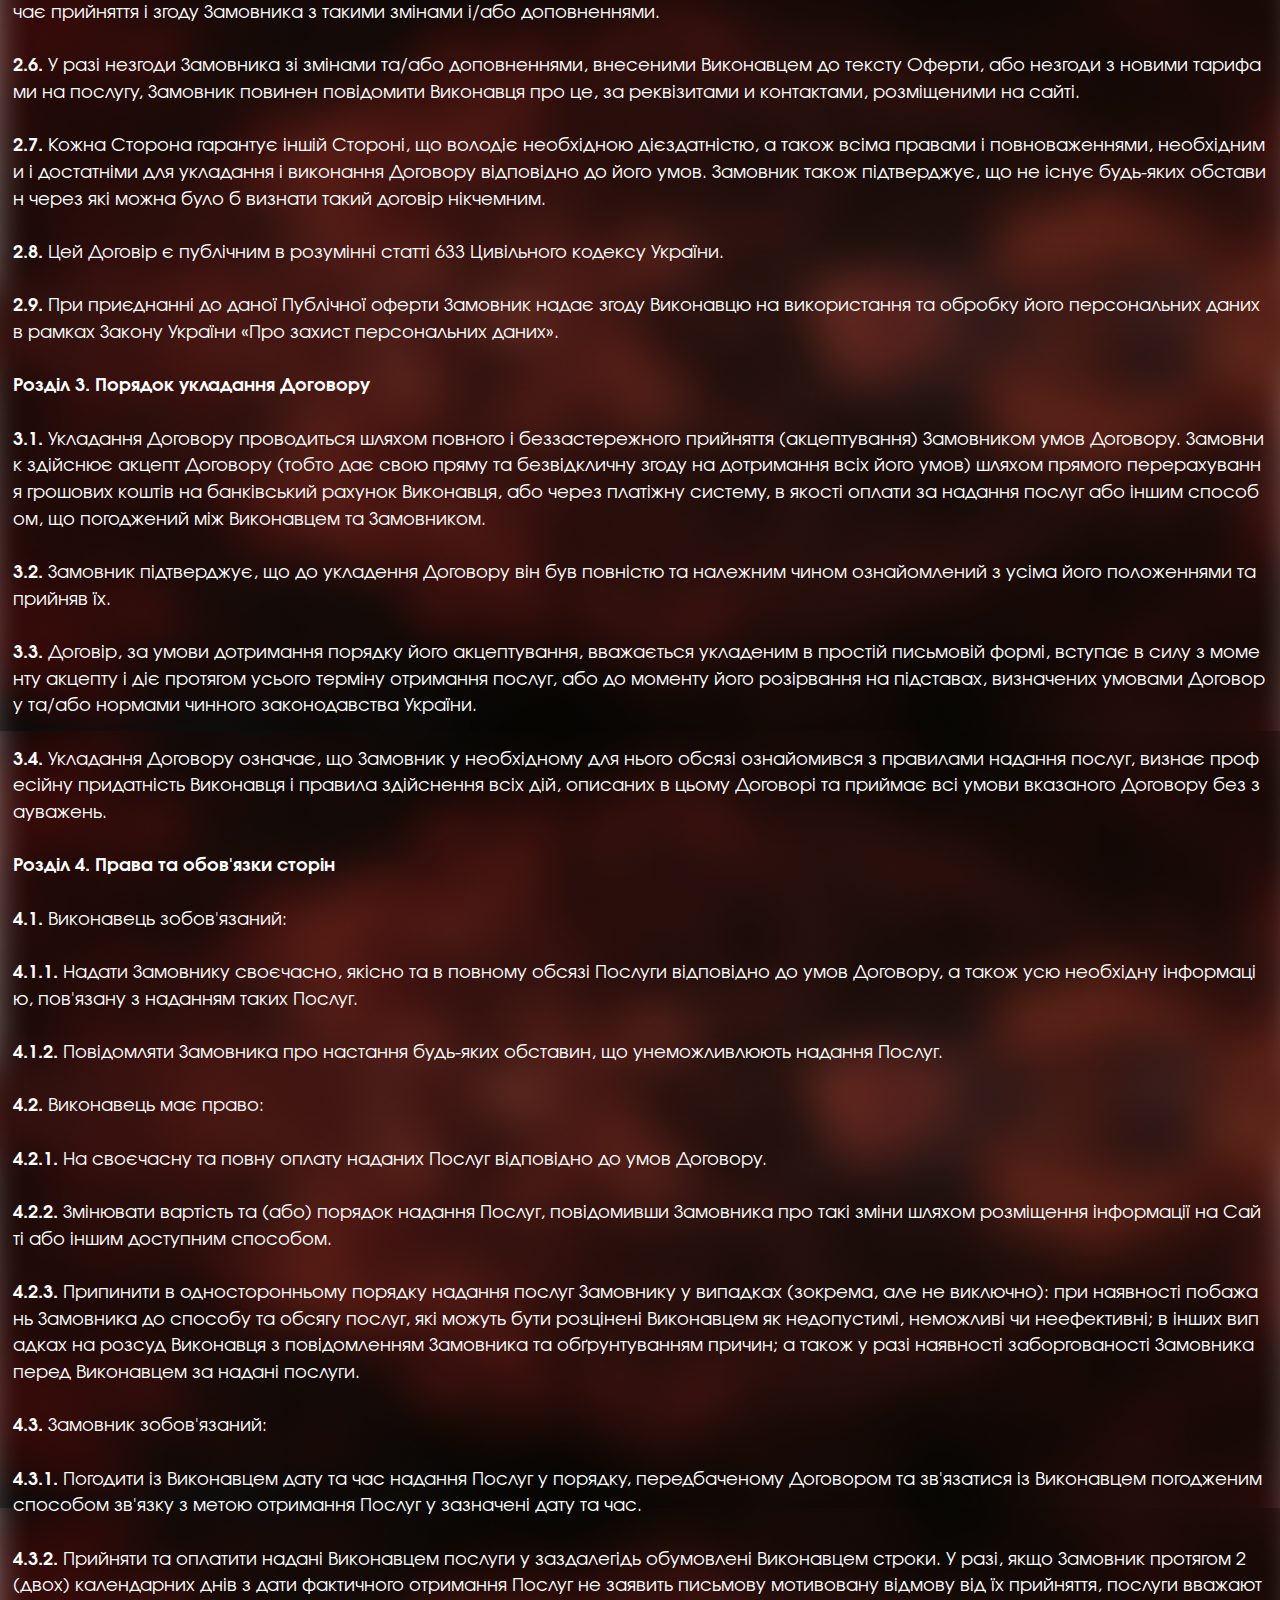
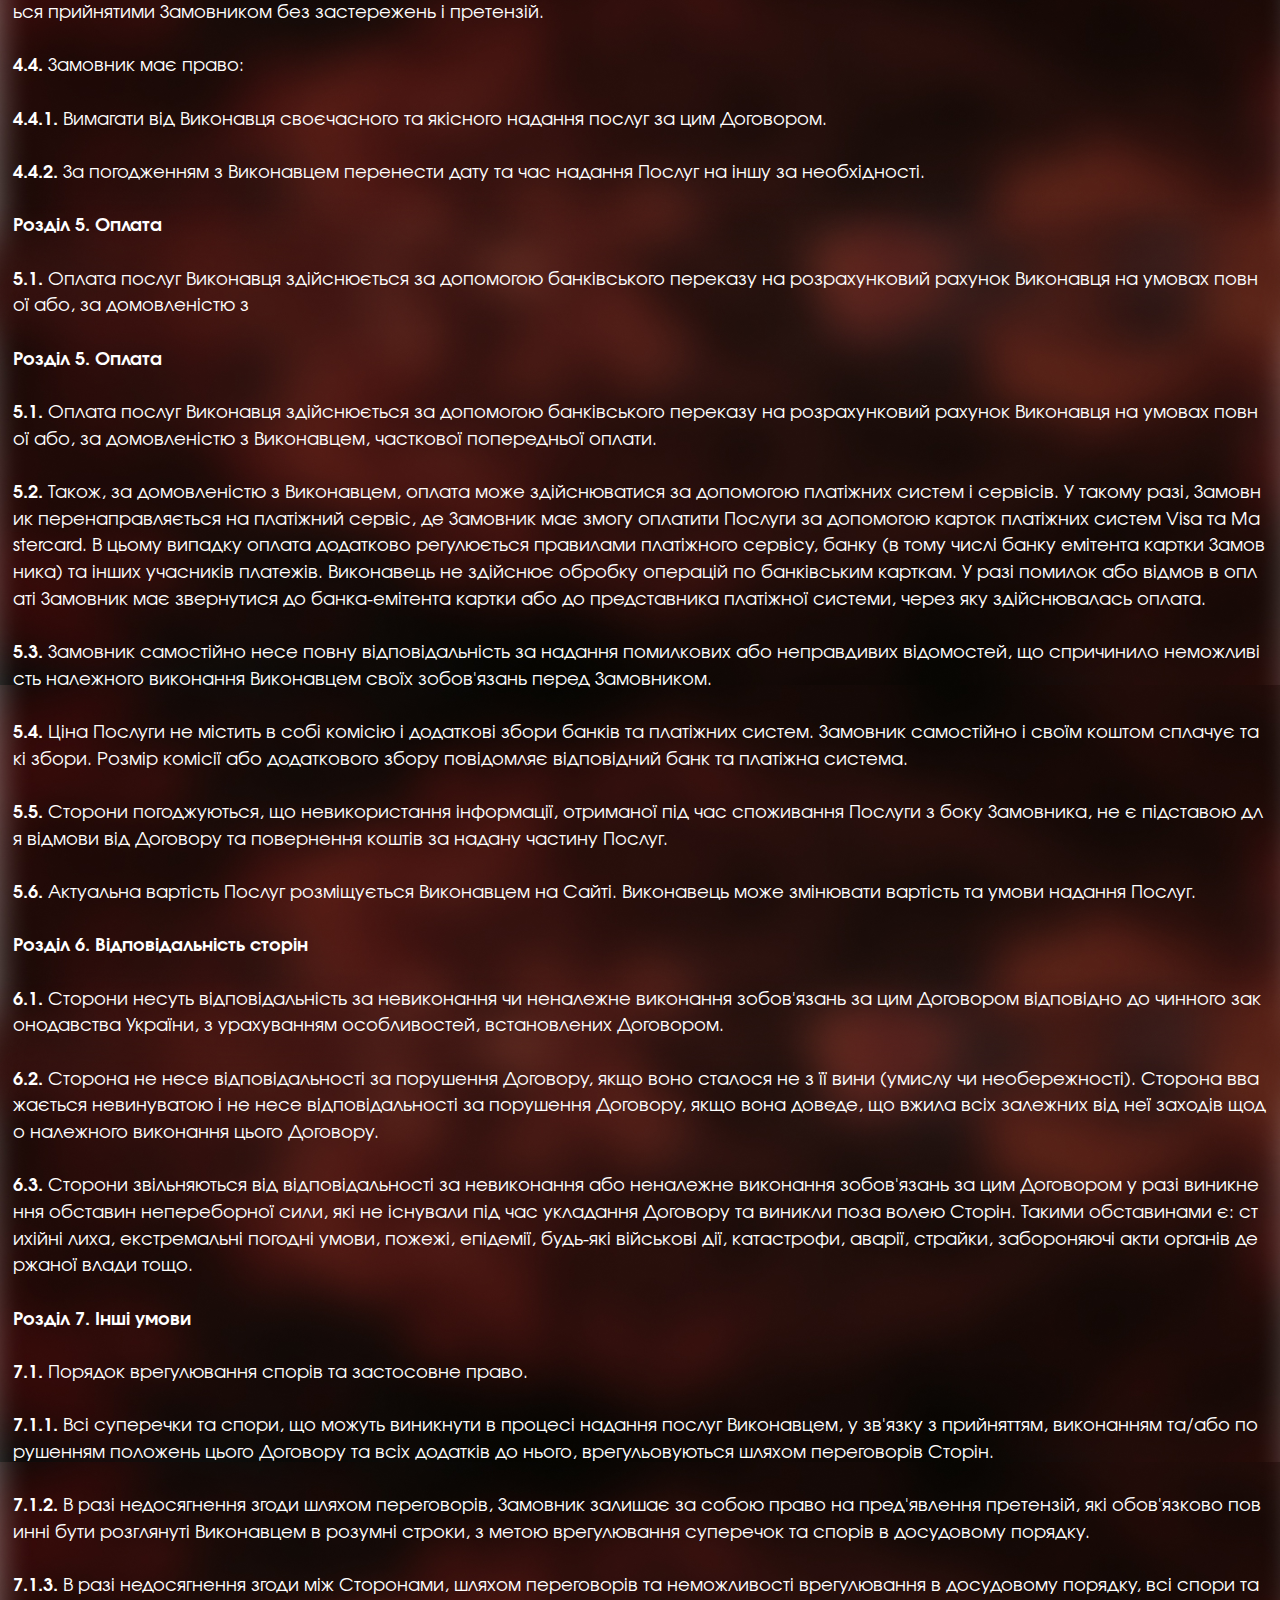
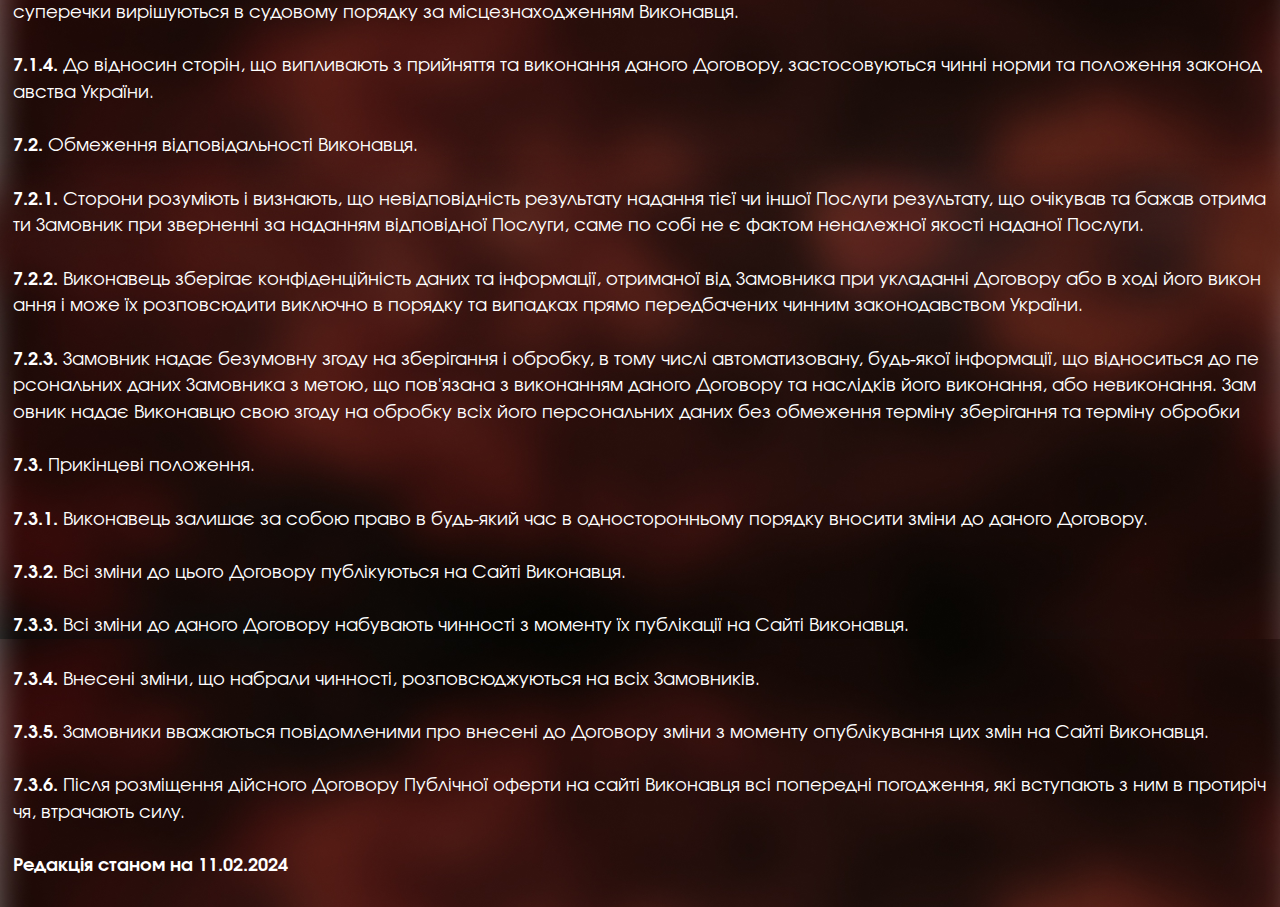
<file: offer.html>
<!DOCTYPE html>
<html lang="en">

<head>
        <meta charset="UTF-8">
        <meta name="viewport" content="width=device-width, initial-scale=1.0">
        <title>Договір оферти</title>
        <link rel="stylesheet" href="./css/style.css">
</head>

<body>
        <div class="container document__container">
                <h1>
                        Договір Публічної Оферти про надання послуг:
                </h1>
                <p>
                        Фізична особа-підприємець Баранова Ірина Юріївна (надалі – «Виконавець»), з однієї сторони,
                        пропонує необмеженому колу фізичних осіб (надалі – «Замовник»), з іншої Сторони (надалі разом –
                        «Сторони») – акцептувати цю Публічну оферту (укласти договір про надання послуг). Оферта є
                        публічною і, згідно ст. ст. 633, 641 ЦК України, її умови однакові для всіх Замовників.
                        Беззастережне прийняття всіх умов даної Публічної оферти без будь-яких винятків та обмежень
                        вважається акцептом даної Публічної оферти (далі – Договору) Виконавцем і Замовником, а сам
                        Договір автоматично вважається укладеним.
                </p>

                <h2>Розділ 1. Терміни</h2>
                <p>
                        <strong>1.1. Публічна оферта</strong> – пропозиція Виконавця (викладена на веб-сайті Виконавця),
                        адресована необмеженому колу фізичних осіб відповідно до статті 641 Цивільного кодексу України
                        укласти Договір про надання послуг на визначених умовах Договору.
                </p>
                <p>
                        <strong>1.2. Договір</strong> – правочин, складений у формі договору приєднання відповідно до
                        ст. 634 Цивільного кодексу України, умови якого встановлені Виконавцем, і який може бути
                        укладено лише шляхом приєднання Замовника до запропонованого Договору в цілому.
                </p>
                <p>
                        <strong>1.3. Cайт Виконавця</strong> – веб-сторінка в мережі Інтернет, за адресою <a
                                href="https://www.instagram.com/wow.cosmic">https://www.instagram.com/wow.cosmic</a>,
                        (<a
                                href="https://www.instagram.com/wow.cosmic?igsh=MTFndXQxcXMxNjh0Yw==">https://www.instagram.com/wow.cosmic?igsh=MTFndXQxcXMxNjh0Yw==</a>)
                        яка є основним джерелом інформування Замовника та може бути використана Замовником для
                        замовлення послуг Виконавця.
                </p>
                <p>
                        <strong>1.4. Послуги</strong> – комплекс інформаційних заходів, пов’язаних з інформуванням
                        Замовника щодо будь-яких питань, що не є медичними послугами, носять
                        інформаційно-роз’яснювальний характер, являють собою процес надання інформації Виконавцем
                        особисто та (або) шляхом залучення третіх осіб, та відбуваються у формі консультацій, лекцій,
                        тренінгів, та інших форм взаємодії, зокрема, але не виключно:
                </p>
                <ul>
                        <li>1.4.1. Тренінг «Зайва вага».</li>
                        <li>1.4.2. Особиста консультація.</li>
                        <li>1.4.2. Письмова консультація.</li>
                </ul>
                <p>
                        Повний перелік послуг, їх вартість та детальна інформація щодо них викладені на Сайті Виконавця
                        у відповідних розділах.
                </p>
                <p>
                        <strong>1.5. Замовник</strong> – дієздатна фізична особа, яка Акцептувала Публічну оферту
                        Виконавця, викладену у цьому Договорі.
                </p>
                <p>
                        <strong>1.6. Акцепт</strong> – повне, безумовне та беззастережне прийняття Замовником умов
                        визначених Офертою без будь-яких виключень, обмежень та застережень згідно із частиною 2 статті
                        642 Цивільного кодексу України. Акцепт може бути здійснений шляхом перерахування грошових коштів
                        на банківський рахунок Виконавця або сервісу платіжної системи за посиланням Виконавця, в якості
                        повної або часткової оплати за надання послуг за цим Договором; або іншим способом, що
                        погоджений між Виконавцем та Замовником.
                </p>
                <p>
                        <strong>1.7. Замовник</strong> повинен ознайомитись з умовами Публічної оферти та підтвердити
                        свою згоду з її умовами до отримання будь-яких послуг Виконавця, а також при замовленні
                        будь-яких послуг через Сайт Виконавця.
                </p>

                <h2>Розділ 2. Загальні умови</h2>
                <p>
                        <strong>2.1.</strong> Згідно з умовами Договору Виконавець надає Замовнику
                        інформаційно-консультаційні послуги, перелік яких доступний на Сайті Виконавця.
                </p>
                <p>
                        <strong>2.2.</strong> Публікація (розміщення) тексту Договору на сайті Виконавця є офіційною
                        пропозицією (Публічною Офертою) Виконавця, що адресована невизначеному колу осіб відповідно до
                        статті 641 Цивільного кодексу України укласти з ним договір про надання послуг на умовах
                        договору приєднання. Цей Договір укладається між Замовником і Виконавцем у формі договору
                        приєднання відповідно до ст. 634 Цивільного кодексу України та діє до виконання Сторонами своїх
                        обов’язків.
                </p>
                <p>
                        <strong>2.3.</strong> У випадку прийняття умов даної Оферти, Замовник погоджується з усіма
                        умовами цього Договору і підтверджує, що йому зрозумілі всі його положення.
                </p>
                <p>
                        <strong>2.4.</strong> Ця Оферта є відкритим і загальнодоступним документом. Чинна версія
                        Договору розміщується на Сайті Виконавця і є доступною для ознайомлення до моменту здійснення
                        Замовником акцепту умов Договору.
                </p>
                <p>
                        <strong>2.5.</strong> Виконавець має право Змінювати або доповнювати Договір в будь-який момент
                        без попереднього або наступного повідомлення, що оприлюднюється і доводяться до загального
                        відома за допомогою публікації на Сайті. Обов’язок ознайомлення з діючою редакцією Договору
                        покладається на Замовника. Продовження отримання Послуг Виконавця після внесення Змін і/або
                        доповнень до Договору означає прийняття і згоду Замовника з такими змінами і/або доповненнями.
                </p>
                <p>
                        <strong>2.6.</strong> У разі незгоди Замовника зі змінами та/або доповненнями, внесеними
                        Виконавцем до тексту Оферти, або незгоди з новими тарифами на послугу, Замовник повинен
                        повідомити Виконавця про це, за реквізитами и контактами, розміщеними на сайті.
                </p>
                <p>
                        <strong>2.7.</strong> Кожна Сторона гарантує іншій Стороні, що володіє необхідною дієздатністю,
                        а також всіма правами і повноваженнями, необхідними і достатніми для укладання і виконання
                        Договору відповідно до його умов. Замовник також підтверджує, що не існує будь-яких обставин
                        через які можна було б визнати такий договір нікчемним.
                </p>
                <p>
                        <strong>2.8.</strong> Цей Договір є публічним в розумінні статті 633 Цивільного кодексу України.
                </p>
                <p>
                        <strong>2.9.</strong> При приєднанні до даної Публічної оферти Замовник надає згоду Виконавцю на
                        використання та обробку його персональних даних в рамках Закону України «Про захист персональних
                        даних».
                </p>

                <h2>Розділ 3. Порядок укладання Договору</h2>
                <p>
                        <strong>3.1.</strong> Укладання Договору проводиться шляхом повного і беззастережного прийняття
                        (акцептування) Замовником умов Договору. Замовник здійснює акцепт Договору (тобто дає свою пряму
                        та безвідкличну згоду на дотримання всіх його умов) шляхом прямого перерахування грошових коштів
                        на банківський рахунок Виконавця, або через платіжну систему, в якості оплати за надання послуг
                        або іншим способом, що погоджений між Виконавцем та Замовником.
                </p>
                <p>
                        <strong>3.2.</strong> Замовник підтверджує, що до укладення Договору він був повністю та
                        належним чином ознайомлений з усіма його положеннями та прийняв їх.
                </p>
                <p>
                        <strong>3.3.</strong> Договір, за умови дотримання порядку його акцептування, вважається
                        укладеним в простій письмовій формі, вступає в силу з моменту акцепту і діє протягом усього
                        терміну отримання послуг, або до моменту його розірвання на підставах, визначених умовами
                        Договору та/або нормами чинного законодавства України.
                </p>
                <p>
                        <strong>3.4.</strong> Укладання Договору означає, що Замовник у необхідному для нього обсязі
                        ознайомився з правилами надання послуг, визнає професійну придатність Виконавця і правила
                        здійснення всіх дій, описаних в цьому Договорі та приймає всі умови вказаного Договору без
                        зауважень.
                </p>
                <h2>Розділ 4. Права та обов'язки сторін</h2>
                <p>
                        <strong>4.1.</strong> Виконавець зобов'язаний:
                </p>
                <p>
                        <strong>4.1.1.</strong> Надати Замовнику своєчасно, якісно та в повному обсязі Послуги
                        відповідно до умов Договору, а також усю необхідну інформацію, пов'язану з наданням таких
                        Послуг.
                </p>
                <p>
                        <strong>4.1.2.</strong> Повідомляти Замовника про настання будь-яких обставин, що унеможливлюють
                        надання Послуг.
                </p>
                <p>
                        <strong>4.2.</strong> Виконавець має право:
                </p>
                <p>
                        <strong>4.2.1.</strong> На своєчасну та повну оплату наданих Послуг відповідно до умов Договору.
                </p>
                <p>
                        <strong>4.2.2.</strong> Змінювати вартість та (або) порядок надання Послуг, повідомивши
                        Замовника про такі зміни шляхом розміщення інформації на Сайті або іншим доступним способом.
                </p>
                <p>
                        <strong>4.2.3.</strong> Припинити в односторонньому порядку надання послуг Замовнику у випадках
                        (зокрема, але не виключно): при наявності побажань Замовника до способу та обсягу послуг, які
                        можуть бути розцінені Виконавцем як недопустимі, неможливі чи неефективні; в інших випадках на
                        розсуд Виконавця з повідомленням Замовника та обґрунтуванням причин; а також у разі наявності
                        заборгованості Замовника перед Виконавцем за надані послуги.
                </p>
                <p>
                        <strong>4.3.</strong> Замовник зобов'язаний:
                </p>
                <p>
                        <strong>4.3.1.</strong> Погодити із Виконавцем дату та час надання Послуг у порядку,
                        передбаченому Договором та зв'язатися із Виконавцем погодженим способом зв'язку з метою
                        отримання Послуг у зазначені дату та час.
                </p>
                <p>
                        <strong>4.3.2.</strong> Прийняти та оплатити надані Виконавцем послуги у заздалегідь обумовлені
                        Виконавцем строки. У разі, якщо Замовник протягом 2 (двох) календарних днів з дати фактичного
                        отримання Послуг не заявить письмову мотивовану відмову від їх прийняття, послуги вважаються
                        прийнятими Замовником без застережень і претензій.
                </p>
                <p>
                        <strong>4.4.</strong> Замовник має право:
                </p>
                <p>
                        <strong>4.4.1.</strong> Вимагати від Виконавця своєчасного та якісного надання послуг за цим
                        Договором.
                </p>
                <p>
                        <strong>4.4.2.</strong> За погодженням з Виконавцем перенести дату та час надання Послуг на іншу
                        за необхідності.
                </p>

                <h2>Розділ 5. Оплата</h2>
                <p>
                        <strong>5.1.</strong> Оплата послуг Виконавця здійснюється за допомогою банківського переказу на
                        розрахунковий рахунок Виконавця на умовах повної або, за домовленістю з
                </p>
                <h2>Розділ 5. Оплата</h2>
                <p>
                        <strong>5.1.</strong> Оплата послуг Виконавця здійснюється за допомогою банківського переказу на
                        розрахунковий рахунок Виконавця на умовах повної або, за домовленістю з Виконавцем, часткової
                        попередньої оплати.
                </p>
                <p>
                        <strong>5.2.</strong> Також, за домовленістю з Виконавцем, оплата може здійснюватися за
                        допомогою платіжних систем і сервісів. У такому разі, Замовник перенаправляється на платіжний
                        сервіс, де Замовник має змогу оплатити Послуги за допомогою карток платіжних систем Visa та
                        Mastercard. В цьому випадку оплата додатково регулюється правилами платіжного сервісу, банку (в
                        тому числі банку емітента картки Замовника) та інших учасників платежів. Виконавець не здійснює
                        обробку операцій по банківським карткам. У разі помилок або відмов в оплаті Замовник має
                        звернутися до банка-емітента картки або до представника платіжної системи, через яку
                        здійснювалась оплата.
                </p>
                <p>
                        <strong>5.3.</strong> Замовник самостійно несе повну відповідальність за надання помилкових або
                        неправдивих відомостей, що спричинило неможливість належного виконання Виконавцем своїх
                        зобов'язань перед Замовником.
                </p>
                <p>
                        <strong>5.4.</strong> Ціна Послуги не містить в собі комісію і додаткові збори банків та
                        платіжних систем. Замовник самостійно і своїм коштом сплачує такі збори. Розмір комісії або
                        додаткового збору повідомляє відповідний банк та платіжна система.
                </p>
                <p>
                        <strong>5.5.</strong> Сторони погоджуються, що невикористання інформації, отриманої під час
                        споживання Послуги з боку Замовника, не є підставою для відмови від Договору та повернення
                        коштів за надану частину Послуг.
                </p>
                <p>
                        <strong>5.6.</strong> Актуальна вартість Послуг розміщується Виконавцем на Сайті. Виконавець
                        може змінювати вартість та умови надання Послуг.
                </p>

                <h2>Розділ 6. Відповідальність сторін</h2>
                <p>
                        <strong>6.1.</strong> Сторони несуть відповідальність за невиконання чи неналежне виконання
                        зобов'язань за цим Договором відповідно до чинного законодавства України, з урахуванням
                        особливостей, встановлених Договором.
                </p>
                <p>
                        <strong>6.2.</strong> Сторона не несе відповідальності за порушення Договору, якщо воно сталося
                        не з її вини (умислу чи необережності). Сторона вважається невинуватою і не несе
                        відповідальності за порушення Договору, якщо вона доведе, що вжила всіх залежних від неї заходів
                        щодо належного виконання цього Договору.
                </p>
                <p>
                        <strong>6.3.</strong> Сторони звільняються від відповідальності за невиконання або неналежне
                        виконання зобов'язань за цим Договором у разі виникнення обставин непереборної сили, які не
                        існували під час укладання Договору та виникли поза волею Сторін. Такими обставинами є: стихійні
                        лиха, екстремальні погодні умови, пожежі, епідемії, будь-які військові дії, катастрофи, аварії,
                        страйки, забороняючі акти органів держаної влади тощо.
                </p>

                <h2>Розділ 7. Інші умови</h2>
                <p>
                        <strong>7.1.</strong> Порядок врегулювання спорів та застосовне право.
                </p>
                <p>
                        <strong>7.1.1.</strong> Всі суперечки та спори, що можуть виникнути в процесі надання послуг
                        Виконавцем, у зв'язку з прийняттям, виконанням та/або порушенням положень цього Договору та всіх
                        додатків до нього, врегульовуються шляхом переговорів Сторін.
                </p>
                <p>
                        <strong>7.1.2.</strong> В разі недосягнення згоди шляхом переговорів, Замовник залишає за собою
                        право на пред'явлення претензій, які обов'язково повинні бути розглянуті Виконавцем в розумні
                        строки, з метою врегулювання суперечок та спорів в досудовому порядку.
                </p>
                <p>
                        <strong>7.1.3.</strong> В разі недосягнення згоди між Сторонами, шляхом переговорів та
                        неможливості врегулювання в досудовому порядку, всі спори та суперечки вирішуються в судовому
                        порядку за місцезнаходженням Виконавця.
                </p>
                <p>
                        <strong>7.1.4.</strong> До відносин сторін, що випливають з прийняття та виконання даного
                        Договору, застосовуються чинні норми та положення законодавства України.
                </p>
                <p>
                        <strong>7.2.</strong> Обмеження відповідальності Виконавця.
                </p>
                <p>
                        <strong>7.2.1.</strong> Сторони розуміють і визнають, що невідповідність результату надання тієї
                        чи іншої Послуги результату, що очікував та бажав отримати Замовник при зверненні за наданням
                        відповідної Послуги, саме по собі не є фактом неналежної якості наданої Послуги.
                </p>
                <p>
                        <strong>7.2.2.</strong> Виконавець зберігає конфіденційність даних та інформації, отриманої від
                        Замовника при укладанні Договору або в ході його виконання і може їх розповсюдити виключно в
                        порядку та випадках прямо передбачених чинним законодавством України.
                </p>
                <p>
                        <strong>7.2.3.</strong> Замовник надає безумовну згоду на зберігання і обробку, в тому числі
                        автоматизовану, будь-якої інформації, що відноситься до персональних даних Замовника з метою, що
                        пов'язана з виконанням даного Договору та наслідків його виконання, або невиконання. Замовник
                        надає Виконавцю свою згоду на обробку всіх його персональних даних без
                        обмеження терміну зберігання та терміну обробки
                </p>
                <p>
                        <strong>7.3.</strong> Прикінцеві положення.
                </p>
                <p>
                        <strong>7.3.1.</strong> Виконавець залишає за собою право в будь-який час в односторонньому
                        порядку вносити зміни до даного Договору.
                </p>
                <p>
                        <strong>7.3.2.</strong> Всі зміни до цього Договору публікуються на Сайті Виконавця.
                </p>
                <p>
                        <strong>7.3.3.</strong> Всі зміни до даного Договору набувають чинності з моменту їх публікації
                        на Сайті Виконавця.
                </p>
                <p>
                        <strong>7.3.4.</strong> Внесені зміни, що набрали чинності, розповсюджуються на всіх Замовників.
                </p>
                <p>
                        <strong>7.3.5.</strong> Замовники вважаються повідомленими про внесені до Договору зміни з
                        моменту опублікування цих змін на Сайті Виконавця.
                </p>
                <p>
                        <strong>7.3.6.</strong> Після розміщення дійсного Договору Публічної оферти на сайті Виконавця
                        всі попередні погодження, які вступають з ним в протиріччя, втрачають силу.
                </p>
                <p>
                        <strong>Редакція станом на 11.02.2024</strong>
                </p>
        </div>
</body>

</html>
</file>
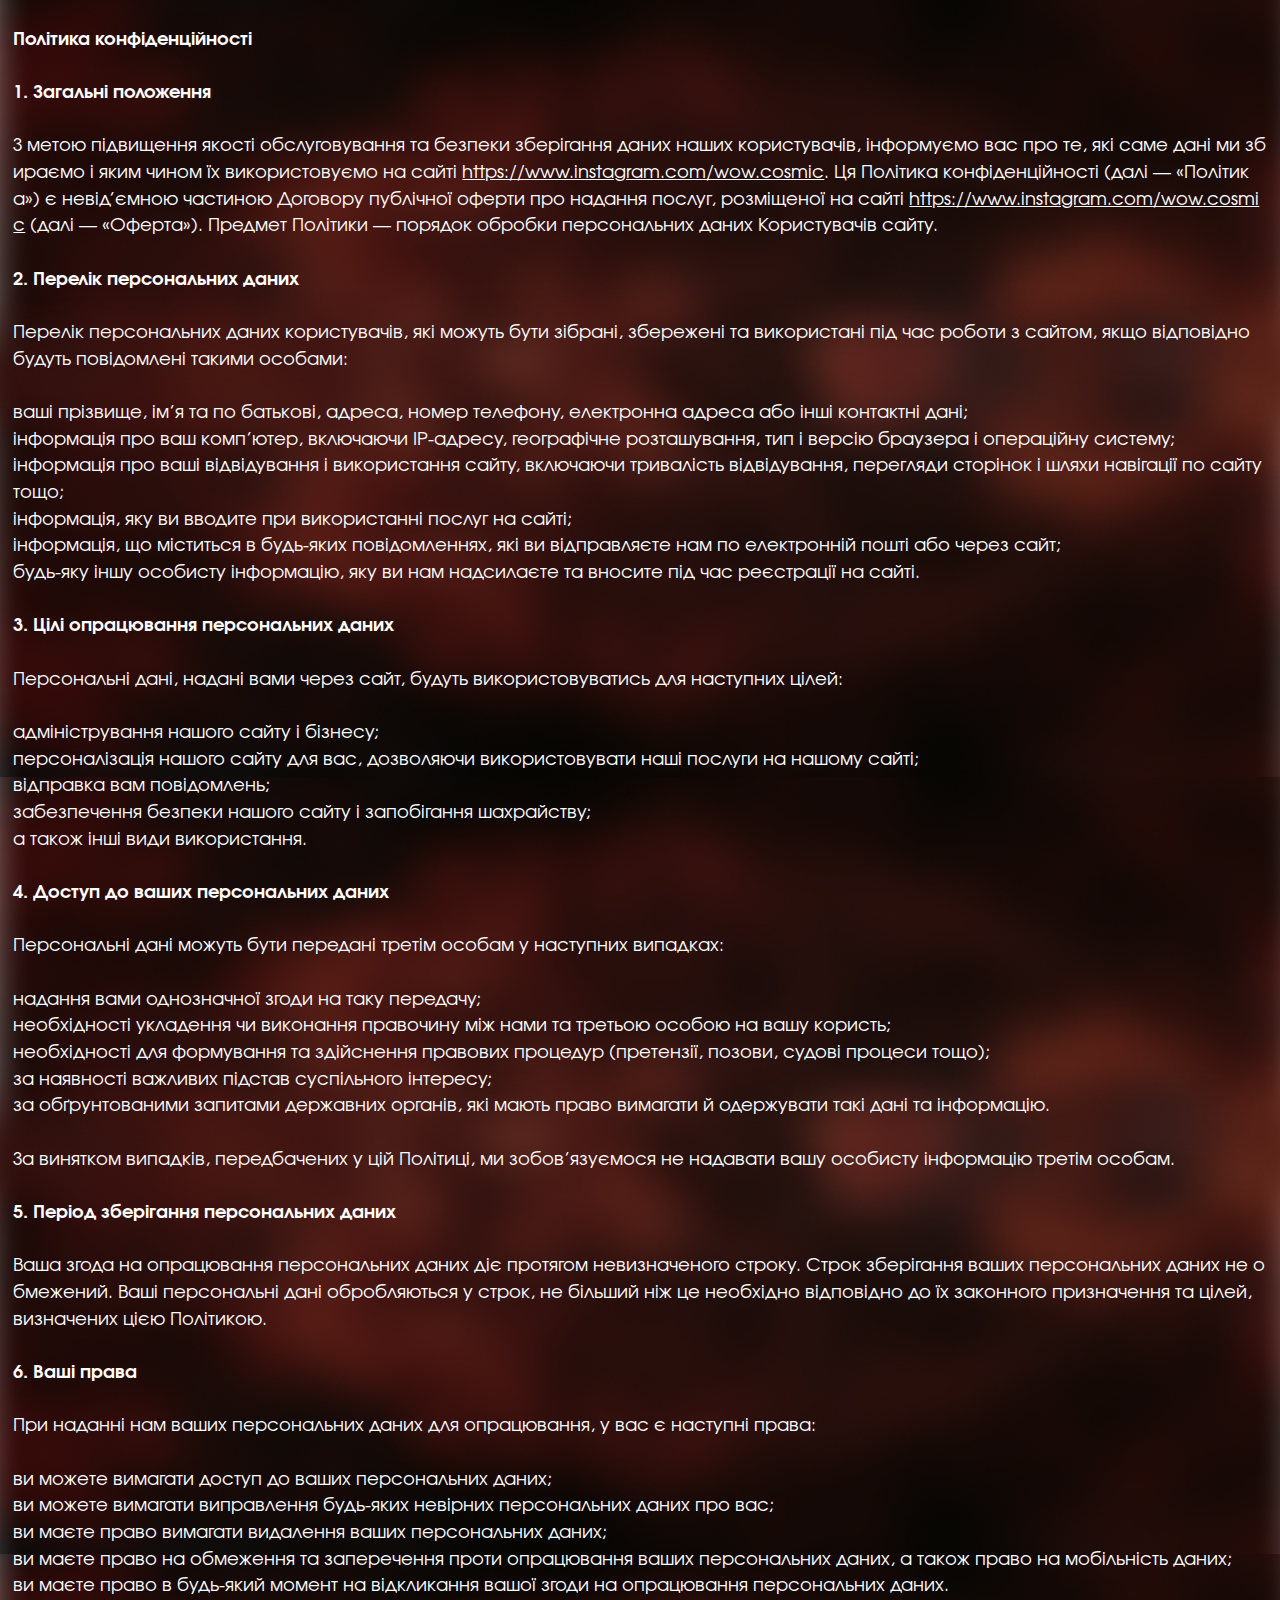
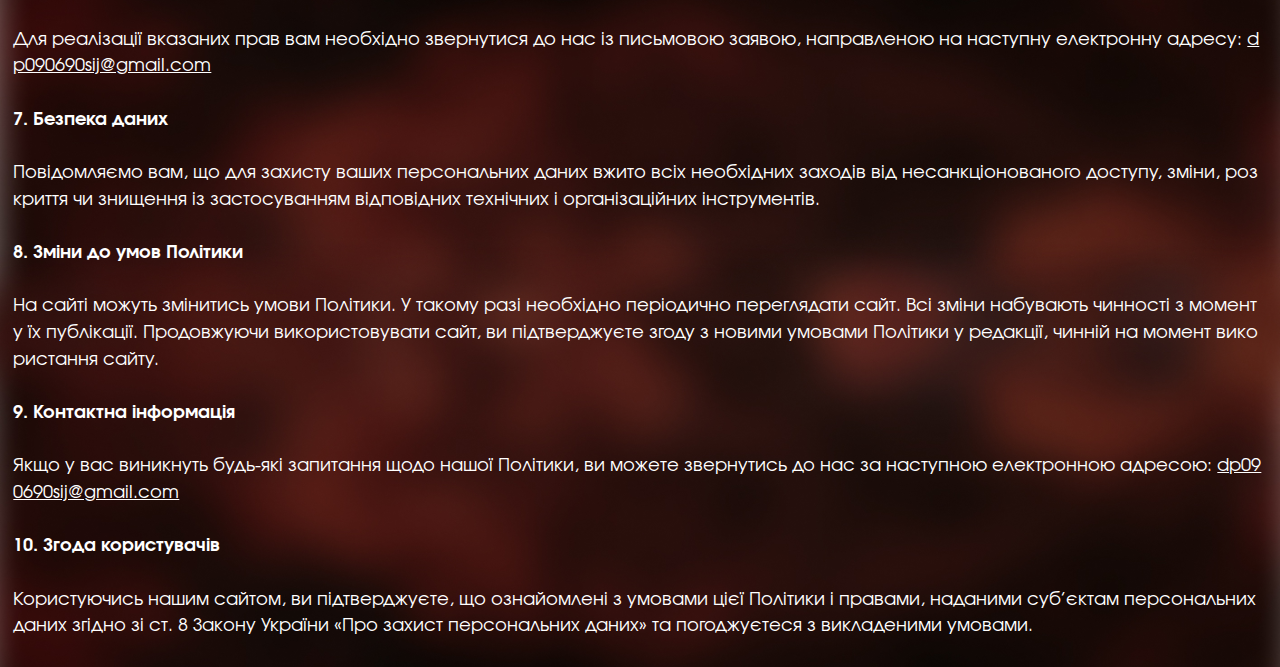
<file: politika-konfidenciynosti.html>
<!DOCTYPE html>
<html lang="en">

<head>
        <meta charset="UTF-8">
        <meta name="viewport" content="width=device-width, initial-scale=1.0">
        <title>Політика конфіденційності</title>
        <link rel="stylesheet" href="./css/style.css">
</head>

<body>
        <div class="container document__container">
                <h1>Політика конфіденційності</h1>
                <h2>1. Загальні положення</h2>
                <p>З метою підвищення якості обслуговування та безпеки зберігання даних наших користувачів, інформуємо
                        вас про те, які саме дані ми збираємо і яким чином їх використовуємо на сайті <a
                                href="https://www.instagram.com/wow.cosmic">https://www.instagram.com/wow.cosmic</a>. Ця
                        Політика конфіденційності (далі — «Політика») є невід’ємною частиною Договору публічної оферти
                        про надання послуг, розміщеної на сайті <a
                                href="https://www.instagram.com/wow.cosmic">https://www.instagram.com/wow.cosmic</a>
                        (далі — «Оферта»). Предмет Політики — порядок обробки персональних даних Користувачів сайту.</p>

                <h2>2. Перелік персональних даних</h2>
                <p>Перелік персональних даних користувачів, які можуть бути зібрані, збережені та використані під час
                        роботи з сайтом, якщо відповідно будуть повідомлені такими особами:</p>
                <ul>
                        <li>ваші прізвище, ім’я та по батькові, адреса, номер телефону, електронна адреса або інші
                                контактні дані;</li>
                        <li>інформація про ваш комп’ютер, включаючи IP-адресу, географічне розташування, тип і версію
                                браузера і операційну систему;</li>
                        <li>інформація про ваші відвідування і використання сайту, включаючи тривалість відвідування,
                                перегляди сторінок і шляхи навігації по сайту тощо;</li>
                        <li>інформація, яку ви вводите при використанні послуг на сайті;</li>
                        <li>інформація, що міститься в будь-яких повідомленнях, які ви відправляєте нам по електронній
                                пошті або через сайт;</li>
                        <li>будь-яку іншу особисту інформацію, яку ви нам надсилаєте та вносите під час реєстрації на
                                сайті.</li>
                </ul>

                <h2>3. Цілі опрацювання персональних даних</h2>
                <p>Персональні дані, надані вами через сайт, будуть використовуватись для наступних цілей:</p>
                <ul>
                        <li>адміністрування нашого сайту і бізнесу;</li>
                        <li>персоналізація нашого сайту для вас, дозволяючи використовувати наші послуги на нашому
                                сайті;</li>
                        <li>відправка вам повідомлень;</li>
                        <li>забезпечення безпеки нашого сайту і запобігання шахрайству;</li>
                        <li>а також інші види використання.</li>
                </ul>

                <h2>4. Доступ до ваших персональних даних</h2>
                <p>Персональні дані можуть бути передані третім особам у наступних випадках:</p>
                <ul>
                        <li>надання вами однозначної згоди на таку передачу;</li>
                        <li>необхідності укладення чи виконання правочину між нами та третьою особою на вашу користь;
                        </li>
                        <li>необхідності для формування та здійснення правових процедур (претензії, позови, судові
                                процеси тощо);</li>
                        <li>за наявності важливих підстав суспільного інтересу;</li>
                        <li>за обґрунтованими запитами державних органів, які мають право вимагати й одержувати такі
                                дані та інформацію.</li>
                </ul>

                <p>За винятком випадків, передбачених у цій Політиці, ми зобов’язуємося не надавати вашу особисту
                        інформацію третім особам.</p>

                <h2>5. Період зберігання персональних даних</h2>
                <p>Ваша згода на опрацювання персональних даних діє протягом невизначеного строку. Строк зберігання
                        ваших персональних даних не обмежений. Ваші персональні дані обробляються у строк, не більший
                        ніж це необхідно відповідно до їх законного призначення та цілей, визначених цією Політикою.</p>

                <h2>6. Ваші права</h2>
                <p>При наданні нам ваших персональних даних для опрацювання, у вас є наступні права:</p>
                <ul>
                        <li>ви можете вимагати доступ до ваших персональних даних;</li>
                        <li>ви можете вимагати виправлення будь-яких невірних персональних даних про вас;</li>
                        <li>ви маєте право вимагати видалення ваших персональних даних;</li>
                        <li>ви маєте право на обмеження та заперечення проти опрацювання ваших персональних даних, а
                                також право на мобільність даних;</li>
                        <li>ви маєте право в будь-який момент на відкликання вашої згоди на опрацювання персональних
                                даних.</li>
                </ul>

                <p>Для реалізації вказаних прав вам необхідно звернутися до нас із письмовою заявою, направленою на
                        наступну електронну адресу: <a href="mailto:dp090690sij@gmail.com">dp090690sij@gmail.com</a></p>
                <h2>7. Безпека даних</h2>
                <p>Повідомляємо вам, що для захисту ваших персональних даних вжито всіх необхідних заходів від
                        несанкціонованого доступу, зміни, розкриття чи знищення із застосуванням відповідних технічних і
                        організаційних інструментів.</p>

                <h2>8. Зміни до умов Політики</h2>
                <p>На сайті можуть змінитись умови Політики. У такому разі необхідно періодично переглядати сайт. Всі
                        зміни набувають чинності з моменту їх публікації. Продовжуючи використовувати сайт, ви
                        підтверджуєте згоду з новими умовами Політики у редакції, чинній на момент використання сайту.
                </p>

                <h2>9. Контактна інформація</h2>
                <p>Якщо у вас виникнуть будь-які запитання щодо нашої Політики, ви можете звернутись до нас за наступною
                        електронною адресою: <a href="mailto:dp090690sij@gmail.com">dp090690sij@gmail.com</a></p>

                <h2>10. Згода користувачів</h2>
                <p>Користуючись нашим сайтом, ви підтверджуєте, що ознайомлені з умовами цієї Політики і правами,
                        наданими суб’єктам персональних даних згідно зі ст. 8 Закону України «Про захист персональних
                        даних» та погоджуєтеся з викладеними умовами.</p>

        </div>
</body>

</html>
</file>
<file: css/style.css>
/*Обнулення*/
html,
body,
div,
span,
applet,
object,
iframe,
h1,
h2,
h3,
h4,
h5,
h6,
p,
blockquote,
pre,
a,
abbr,
acronym,
address,
big,
cite,
code,
del,
dfn,
em,
font,
img,
ins,
kbd,
q,
s,
samp,
small,
strike,
strong,
sub,
sup,
tt,
var,
b,
u,
i,
center,
dl,
dt,
dd,
ol,
ul,
li,
fieldset,
form,
label,
legend,
table,
caption,
tbody,
tfoot,
thead,
tr,
th,
td {
    margin: 0;
    padding: 0;
    border: 0;
    outline: 0;
    font-size: 100%;
    vertical-align: baseline;
    background: transparent;
}

* {
    box-sizing: border-box;
}

a {
    text-decoration: none;
}

:root {
    --black: #2F2F2F;
    --orange: #FDC248;
    --white: #FFFFFF;
}


@font-face {
    font-family: 'Evolventa';
    font-weight: 400;
    font-style: normal;
    src: url('../fonts/Evolventa-Regular-BF63c0b29a31dbb.woff') format('woff');
}

@font-face {
    font-family: 'Evolventa';
    font-weight: 400;
    font-style: normal;
    src: url('../fonts/Evolventa-Regular-BF63c0b29a31dbb.woff2') format('woff2');
}

@font-face {
    font-family: 'Evolventa';
    font-weight: 400;
    font-style: normal;
    src: url('../fonts/Evolventa-Regular-BF63c0b299b11fc.otf') format('otf');
}

@font-face {
    font-family: 'Evolventa';
    font-weight: 400;
    font-style: normal;
    src: url('../fonts/Evolventa-Regular-BF63c0b29a31dbb.ttf') format('ttf');
}

@font-face {
    font-family: 'Evolventa';
    font-weight: 700;
    font-style: normal;
    src: url('../fonts/Evolventa-Bold-BF63c0b29a3afd5.woff2') format('woff2');
}

@font-face {
    font-family: 'Evolventa';
    font-weight: 700;
    font-style: normal;
    src: url('../fonts/Evolventa-Bold-BF63c0b29a0a013.otf') format('otf');
}

@font-face {
    font-family: 'Evolventa';
    font-weight: 700;
    font-style: normal;
    src: url('../fonts/Evolventa-Bold-BF63c0b29a3afd5.ttf') format('ttf');
}

@font-face {
    font-family: 'Evolventa';
    font-weight: 700;
    font-style: normal;
    src: url('../fonts/Evolventa-Bold-BF63c0b29a3afd5.woff') format('woff');
}


.head__button-wrapper--mobile,
.head__bottom-content__text--mobile {
    display: none;
}

body {
    line-height: 1;
    height: 100vh;
    background-color: var(--black);
}

.body-block {
    overflow: hidden;
}

.body--lock {
    overflow: hidden;
}



.wrapper {
    position: relative;
    min-height: 100%;
    overflow: hidden;
    display: flex;
    flex-direction: column;
}

.main {
    flex: 1 1 auto;
}

ol,
ul {
    list-style: none;
}

blockquote,
q {
    quotes: none;
}

:focus {
    outline: 0;
}

ins {
    text-decoration: none;
}

del {
    text-decoration: line-through;
}

table {
    border-collapse: collapse;
    border-spacing: 0;
}


body {
    font-family: 'Evolventa', sans-serif;
}

.scroll--block {
    height: 100%;
    overflow-y: scroll;
    position: fixed;
    width: 100%;
}

.back-rotate::before {
    transform: rotate(180deg);
}

body {
    line-height: 1;
    height: 100vh;
}


.wrapper {
    display: flex;
    flex-direction: column;
}

img {
    max-width: 100%;
    object-fit: cover;
    object-position: center;
}




html {
    font-size: calc(100vw / 1440 * 10);
}

/* @media (max-width: 1024px) {
    html {
        font-size: calc(100vw / 768 * 10);
    }
} */

@media (max-width: 767px) {
    html {
        font-size: calc(100vw / 375 * 10);
    }

    .main {
        flex: 0;
    }
}

/* @media (max-width: 500px) {
    html {
        font-size: calc(100vw / 375 * 10);
    }
} */

body {
    height: 100%;
}


:root {
    --orange: #ffac09;
    --blue: #042cff;
    --white: #fff;
    --black: #000;
}


:root {
    --font-family: "Evolventa", sans-serif;
    --second-family: "Ubuntu", sans-serif;
}

section {
    position: relative;
}

body {
    background-image: url('../img/back2.jpg');
    background-size: contain;
    background-repeat: repeat-y;
}

.head {
    position: relative;
    overflow: hidden;
}

.popup-container {
    position: fixed;
    padding: 2rem 0 3rem;
    bottom: -12rem;
    left: 0;
    text-align: center;
    transition: bottom .3s ease-in-out;
    z-index: 10;
    width: 100%;
    background-color: #311311;
}


.head::after {
    content: '';
    position: absolute;
    left: -32.7rem;
    top: -12rem;
    z-index: 5;
    width: 57.7rem;
    height: 43.3rem;
    background-image: url('../img/head/mars.png');
    background-position: center;
    background-repeat: no-repeat;
    background-size: cover;
}

.head__container {
    position: relative;
}

.head__container::after {
    content: '';
    position: absolute;
    left: 5rem;
    bottom: 18rem;
    width: 10.1rem;
    height: 9rem;
    background-image: url('../img/icons/Dawn.svg');
    background-position: center;
    background-repeat: no-repeat;
    background-size: cover;
}

.head__container::before {
    content: '';
    position: absolute;
    right: 5rem;
    top: 6rem;
    width: 10.1rem;
    height: 9rem;
    background-image: url('../img/icons/Dawn2.svg');
    background-position: center;
    background-repeat: no-repeat;
    background-size: cover;
}

.container {
    max-width: 144rem;
    margin: 0 auto;
    padding: 0 5rem;
    position: relative;
}

.head__content {
    display: flex;
}

.head__container {
    padding-left: 20.6rem;
}

.head__content-left {
    max-width: 59.5rem;
}

.head__content-left__top-text {
    margin-top: 6rem;
}

.head__content-left__top-text p {
    font-family: var(--font-family);
    font-weight: 400;
    font-size: 2.5rem;
    color: var(--white);
    margin-bottom: 5rem;
    margin-top: 2.5rem;
}

.head__content-left__top-text p strong {
    font-weight: 700;
    color: var(--orange);
}

.head__content-left__top-text span {
    position: relative;
    font-family: var(--font-family);
    font-weight: 700;
    font-size: 2rem;
    text-transform: uppercase;
    color: var(--white);
}

.head__content-left__top-text span::after {
    content: '';
    position: absolute;
    right: -8.8rem;
    bottom: 0;
    width: 6.8rem;
    height: 6.6rem;
    background-image: url('../img/head/bear.svg');
    background-position: center;
    background-repeat: no-repeat;
    background-size: cover;
}

.head__title {
    font-family: var(--font-family);
    font-weight: 700;
    font-size: 3.8rem;
    color: var(--white);
    margin-bottom: 5rem;
    display: flex;
    flex-direction: column;
    gap: 2rem;
}

.head__title strong {
    color: var(--orange);
}


.btn {
    box-shadow: 0.1rem 0.3rem 0.3rem 0 #3c3831;
    border-radius: 3.4rem;
    padding: 1.8rem 4.1rem;
    font-family: var(--font-family);
    font-weight: 700;
    font-size: 2.3rem;
    color: var(--white);
    border: none;
    background: var(--orange);
    cursor: pointer;
}

.head__btn {
    margin-bottom: 5rem;
}

.head__bottom-content__text--desk {
    font-family: var(--font-family);
    font-weight: 400;
    position: relative;
    z-index: 5;
    font-size: 2.3rem;
    color: var(--white);
    max-width: 41.3rem;
    /* margin-bottom: 15.8rem; */
}

.head__bottom-content__text--desk span {
    font-weight: 700;
    color: var(--orange);
}

.head__bottom-content__text--desk strong {
    font-weight: 700;
}


.head__content-right {
    width: 54.9rem;
    height: 70rem;
    position: relative;
    text-align: center;
    overflow: hidden;
}

.head__content-right img {
    width: 41.2rem;
    height: 100%;
    position: relative;
    z-index: 2;
    bottom: -1rem;
}

.head__content-right::after {
    content: '';
    position: absolute;
    left: 0;
    right: 0;
    bottom: -5rem;
    border-radius: 100%;
    width: 54.9rem;
    height: 54.9rem;
    background-image: url('../img/icons/circle.svg');
    background-position: center;
    background-repeat: no-repeat;
    background-size: cover;
    animation: spin 40s linear infinite;
}

@keyframes spin {
    from {
        transform: rotate(0deg);
        /* Початкова позиція обертання */
    }

    to {
        transform: rotate(360deg);
        /* Завершальна позиція обертання */
    }
}






.about {
    position: relative;
    padding-top: 8rem;
}

.about::before {
    content: '';
    position: absolute;
    filter: blur(21.400001525878906px);
    background: #080b0a;
    left: 0;
    right: 0;
    z-index: 4;
    background-size: cover;
    background-repeat: no-repeat;
    height: 30.8rem;
    top: -7rem;
}

.about__container {
    position: relative;
}

.title {
    line-height: normal;
    text-align: center;
    margin: 0 auto;
    margin-bottom: 7rem;
    font-family: var(--font-family);
    font-weight: 700;
    font-size: 4.8rem;
    color: var(--white);
}

.about__title {
    position: relative;
    z-index: 5;
    max-width: 44rem;
}

.title strong {
    color: var(--orange);
}

.about__content {
    display: flex;
    justify-content: space-between;
    border-radius: 4.4rem;
    background: rgba(217, 217, 217, 0.34);
    position: relative;
    z-index: 2;
}

.about__container::before {
    content: '';
    position: absolute;
    left: -7.8rem;
    top: 13.3rem;
    z-index: 1;
    width: 24.3rem;
    height: 36.4rem;
    background-image: url('../img/about/moon.png');
    background-position: center;
    background-repeat: no-repeat;
    background-size: cover;
}

.about__container::after {
    content: '';
    position: absolute;
    right: 2rem;
    bottom: -4.2rem;
    z-index: 5;
    width: 7.7rem;
    height: 10.4rem;
    background-image: url('../img/about/card.png');
    background-position: center;
    background-repeat: no-repeat;
    background-size: cover;
}

.about__content-left {
    width: 40%;
    height: 68.4rem;
}

.about__content-img {
    border-radius: 4.4rem 0 0 4.4rem;
    height: 100%;
    width: 100%;
}

.about__content-right {
    padding: 4.6rem 4.6rem 4.6rem 0;
    margin-right: 5.4rem;
    max-width: 59rem;
    display: flex;
    flex-direction: column;
    justify-content: center;

}

.about__list,
.after__list {
    display: flex;
    flex-direction: column;
    gap: 2.7rem;
    margin-bottom: 9rem;
}

.about__list-item,
.after__list-item {
    font-family: var(--font-family);
    font-weight: 700;
    font-size: 2rem;
    line-height: normal;
    color: var(--white);
    padding-left: 3.3rem;
    position: relative;
}

.about__list-item::before,
.after__list-item::after {
    content: '';
    position: absolute;
    border-radius: 50%;
    height: 1.4rem;
    width: 1.4rem;
    left: 0;
    transform: translateY(-50%);
    top: 50%;
    background-color: var(--orange);
}

.about__list-item strong {
    color: var(--orange);
}

.about__content-right p {
    font-family: var(--font-family);
    font-weight: 400;
    font-size: 2.3rem;
    color: var(--white);
}

.about__content-right p strong {
    color: var(--orange);
}


.result {
    padding-top: 8rem;

}

.result__title {
    max-width: 67.6rem;
}

.result__list {
    display: grid;
    grid-template-columns: repeat(3, 1fr);
    gap: 5.2rem;
}

.result__list-item {
    background: rgba(217, 217, 217, 0.34);
    border-radius: 4rem;
    padding: 2.4rem 2.7rem 4.2rem 2.7rem;
    display: flex;
    align-items: center;
    gap: 2.5rem;
}

.result__list-item__title {
    font-family: var(--font-family);
    font-weight: 700;
    font-size: 2.3rem;
    color: var(--orange);
}



.who {
    padding-top: 8rem;
}

.who__content-bottom--desk{
    display: block;
}
.who__content-bottom--mobile{
    display: none;
}
.who__text-top {

    font-family: var(--font-family);
    font-weight: 400;
    font-size: 2.8rem;
    color: var(--white);
    max-width: 50.9rem;
    line-height: normal;
    margin-bottom: 8rem;
}
.who__content-bottom--mobile{
    display: none;
}
.who__text-top strong {
    font-family: var(--font-family);
    font-weight: 400;
    font-size: 2.8rem;
    color: var(--orange);
}

.who__content {
    display: grid;
    grid-template-columns: repeat(2, 1fr);
    gap: 2.5rem;
    margin-bottom: 8rem;
}

.who__content-block {
    background: rgba(217, 217, 217, 0.32);
    border-radius: 4rem;
    padding: 3rem 4rem;

}

.who__content-block ul {
    display: flex;
    flex-direction: column;
    gap: 2rem;
}
.who__content-block-list li {
    display: flex;
    gap: 1rem;
    align-items: center;
}

.who__content-block li span {
    font-family: var(--font-family);
    font-weight: 700;
    line-height: normal;
    font-size: 2rem;
    color: var(--white);
    padding-left: 2.7rem;
    position: relative;
}

.who__content-block li span::before {
    content: '';
    height: 0.3rem;
    position: absolute;
    left: 0;
    transform: translateY(-50%);
    top: 50%;
    width: 1.9rem;
    background-color: var(--orange);
}
.who__content-block-cancel li span{
    padding-left: 3.2rem;
}
.who__content-block-cancel li span::before{
    background-color: transparent;
    content: '';
    height: 2.5rem;
    background-size: cover;
    background-image: url('../img/icons/cancel.svg');
    width: 2.5rem!important;
    position: absolute;
    left: 0;
    transform: translateY(-50%);
    top: 50%;
    width: 1.9rem;
}

.who__content-block--full {
    grid-column-end: span 2;
}

.who__content-block--full ul {
    display: flex;
    flex-direction: column;
    gap: 3rem;

}

.who__content-block--full ul li span {
    display: block;
}


.who__content-block--full ul li span strong {
    font-size: 2.3rem;
    color: var(--orange);
    font-weight: 700;
}



.who__content-bottom-text__top {
    font-family: var(--font-family);
    font-weight: 700;
    font-size: 2.7rem;
    line-height: normal;
    color: var(--orange);
}

.who__content-bottom__list {
    margin-top: 8rem;
    display: flex;
    justify-content: center;
    flex-wrap: wrap;
    gap: 7.6rem;
}

.who__content-bottom__list-item {
    text-align: center;
    background: rgba(217, 217, 217, 0.32);
    border-radius: 4rem;
    padding: 2.5rem;
    width: 39.1rem;
}

.who__content-bottom__list-item p {
    margin-top: 1.5rem;
    line-height: normal;
    text-align: left;
    font-family: var(--font-family);
    font-weight: 700;
    font-size: 1.9rem;
    color: var(--white);
}

.who__content-bottom__list-item__img {
    width: 8rem;
    height: 8rem;
    margin: 0 auto;
}

.who__content-bottom__list-item__img img {
    width: 100%;
    height: 100%;
    object-fit: contain;
}




.program::before {
    background-position: top;
}

.program {
    position: relative;
    padding-top: 8rem;
    overflow: hidden;
}

.program::before {
    content: '';
    position: absolute;
    left: -14.5rem;
    top: 122rem;
    z-index: 5;
    width: 29.7rem;
    height: 22.3rem;
    background-image: url('../img/proggram/mars.png');
    background-position: center;
    background-repeat: no-repeat;
    background-size: cover;
}

.program::after {
    content: '';
    position: absolute;
    right: -42rem;
    top: 12.8rem;
    z-index: 5;
    width: 85.5rem;
    height: 85.5rem;
    background-image: url('../img/proggram/planetlarge.png');
    background-position: center;
    background-repeat: no-repeat;
    background-size: cover;
}

.program__list {
    margin: 0 auto;
    max-width: 70rem;
    display: flex;
    justify-content: center;
    align-items: center;
}

.program__list-item__text-lesson {
    font-family: var(--font-family);
    font-weight: 700;
    font-size: 2.3rem;
    color: #fdc248;
    ;
    line-height: normal;
    margin-bottom: 1.5rem;
}

.program__list-item__text {
    color: var(--white, #fff);
    font-family: Evolventa;
    font-size: 1.8rem;
    font-style: normal;
    font-weight: 700;
    line-height: normal;
    position: relative;
    display: flex;
    flex-direction: column;
    margin: 0 auto;
}

.program__list-item__text-list {
    display: flex;
    flex-direction: column;
    gap: 1rem;
    margin-bottom: 1rem;
}

.program__list-item__btn {
    color: var(--orange, #fdc248);
    font-family: Evolventa;
    font-size: 1.8rem;
    background: transparent;
    border: none;
    font-style: normal;
    font-weight: 700;
    line-height: normal;
    margin-top: 1rem;
    padding-right: 1.7rem;
    position: relative;
    cursor: pointer;
    margin-bottom: 2rem;
    transition: all .3s ease;
}

.program__list-item__text-list__item {
    padding-left: 3rem;
    position: relative;
}

.program__list-item__text-list__item::before {
    content: "";
    position: absolute;
    top: 50%;
    transform: translateY(-50%);
    background-color: var(--white);
    left: 0;
    width: 2rem;
    height: 0.3rem;

}

.program__list {
    display: flex;
    flex-direction: column;
    gap: 3rem;
    align-items: flex-start
}

.program__list-item__btn {
    position: relative;
}

.program__list-item__btn::after {
    content: "";
    position: absolute;
    top: 50%;
    transform: translateY(-50%);
    background-image: url('../img/proggram/arrow.svg');
    background-repeat: no-repeat;
    right: 0;
    width: 1.3rem;
    transition: all .3s ease;
    height: .8rem;
    background-size: cover;
}

.drop__list-item__text-list {
    max-height: 0;
    overflow: hidden;
    transition: max-height .3s ease-out;
    display: flex;
    flex-direction: column;
    gap: 1rem;
}

.program__list-item__btn.active::after {
    transform: translateY(-50%) rotate(180deg);
}


.program__list-item:last-child {
    position: relative;
}

/* .program__list-item:last-child::after {
    content: '';
    position: absolute;
    right: -8.9rem;
    top: 4rem;
    height: 16.7rem;
    background-image: url('../img/icons/Dawn3.svg');
    width: 7.6rem;
    background-position: center;
    background-repeat: no-repeat;
    background-size: cover;
} */

.swiper--reviews {
    padding-left: 20rem;
}

.swiper__container {
    padding-bottom: 10rem;
}

.swiper-button-prev {
    left: 0;
}

.swiper-button-next,
.swiper-rtl .swiper-button-prev,
.swiper-button-prev,
.swiper-rtl .swiper-button-next {
    height: 4.8rem;
    width: 4.8rem;
    border: 0.1rem solid var(--default-black);
    border-radius: 100%;
}

.swiper__buttons {
    margin-top: 6rem;
    width: 100%;
    display: flex;
    justify-content: center;
    align-items: center;
    z-index: 2;
}

.faq__title {
    margin-top: 7rem;
    color: var(--orange);
}

.swiper__buttons-wrapper {
    position: relative;
    width: 10.6rem;
    height: 4.8rem;
    display: flex;
    justify-content: space-between;
}



.swiper-button-next {
    right: 0;
}

.swiper-button-next,
.swiper-rtl .swiper-button-prev,
.swiper-button-prev,
.swiper-rtl .swiper-button-next {
    height: 4rem;
    width: 4rem;
    border: 0.1rem solid var(--white);
    border-radius: 100%;
}

.swiper-button-prev:after,
.swiper-button-next:after {
    content: '';
    background-image: url('../img/reviews/arrowleft.svg');
    background-size: cover;
    font-size: 0 !important;
    position: absolute;
    width: 1.6rem;
    height: 1.4rem;
}

.swiper-button-next:after {
    transform: rotate(180deg);
}

.cases__img {
    height: 40rem;
    width: 100%;
    object-fit: scale-down;
}

.cases__title {
    margin-top: 7rem;
}



.after__list {
    padding: 2rem 3rem;
    border-radius: 4rem;
    background: rgba(217, 217, 217, 0.32);
}

.after__content {
    display: grid;
    grid-template-columns: 1fr 1fr;
    gap: 8rem;
}

.after__text {
    font-family: var(--font-family);
    font-weight: 700;
    font-size: 2.3rem;
    line-height: normal;
    margin: 0 auto;
    width: 85%;
    line-height: 121%;
    color: var(--white);
}

.after__text strong {
    color: var(--orange);
}








.accordeon__wrapper {
    width: 85rem;
    margin: auto;
    position: relative;
}

.accordion {
    background-color: transparent;
    color: #444;
    cursor: pointer;
    padding: 18px;
    margin: 0 auto;
    text-align: left;
    border: none;
    outline: none;
    font-family: var(--font-family);
    font-weight: 400;
    font-size: 26px;
    line-height: normal;
    color: var(--white);
    padding: 1.4rem 0px 1.4rem 0px;
    z-index: 3;
    position: relative;
    padding-right: 2rem;
}

.accordeon__wrapper {
    border-bottom: 0.1rem solid var(--orange);
}

.accordeon__wrapper:first-child {
    border-top: 0.1rem solid var(--orange);
}

.faq {
    padding-bottom: 12rem;
}

.panel {
    max-height: 0;
    overflow: hidden;
    transition: max-height 0.3s ease-out;
    color: #2C1C00;
    font-family: var(--font-family);
    font-weight: 400;
    font-size: 2.6rem;
    line-height: normal;
    color: var(--white);
}

.accordion {
    position: relative;
    width: 100%;
    padding-right: 8rem;
}

.accordion::after {
    content: "";
    position: absolute;
    top: 50%;
    transform: translateY(-50%);
    background-image: url('../img/faq/chrest.svg');
    border: 0.1rem solid var(--white);
    border-radius: 50%;
    background-repeat: no-repeat;
    right: 2.8rem;
    width: 3.5rem;
    height: 3.5rem;
    transition: all .3s ease;
    background-size: cover;
}

.accordion.active::after {
    transform: translateY(-50%) rotate(45deg);
}





.footer__content {
    display: flex;
    justify-content: center;
    margin-bottom: 14rem;
    position: relative;
}

.footer__contacts {
    display: flex;
    gap: 2rem;
    flex-direction: column;
    position: absolute;
    left: 0;
    top: 50%;
    transform: translateY(-50%);
}

.footer__link {
    font-family: var(--font-family);
    font-weight: 400;
    font-size: 1.8rem;
    line-height: 100%;
    text-decoration: underline;
    text-decoration-skip-ink: none;
    color: var(--white);
}

.contacts {
    display: flex;
    flex-direction: column;
    gap: 2rem;
    margin: 0 auto;
}

.contacts a {
    font-family: var(--font-family);
    font-weight: 400;
    font-size: 1.8rem;
    line-height: 100%;
    text-decoration-skip-ink: none;
    color: var(--white);
}

.social__networks {
    position: absolute;
    right: 0;
    top: 50%;
    transform: translateY(-50%);
    display: flex;
    gap: 2rem;
}

.social__network-link {}

.social__networks-img {
    width: 3.7rem;
    height: 3.7rem;
}


.document__container{
    padding: 3rem 1.5rem;
    display: flex;
    flex-direction: column;
    gap: 3rem;
    color: var(--white);
    font-size: 2rem;
    word-break: break-all;
    line-height: 150%;
}

.document__container a{
    color: var(--white);
    text-decoration: underline;
}

@media (max-width: 769px) {
    body {
        background-image: url('../img/backPhone.jpg');
        background-size: contain;
        background-repeat: repeat-y;
    }

    .head__content {
        display: block;
        position: relative;
        padding-bottom: 10rem;
    }

    .container {
        padding: 0 1.5rem;
    }

    .head__content-right {
        position: absolute;
        right: -10rem;
        bottom: 0;
        height: 33rem;
        width: 30.8rem;
    }

    .head__content-right img {
        width: 18.7rem;
        height: 100%;
    }

    .head::after {
        left: -5.6rem;
        top: -3.5rem;
        width: 14.1rem;
        height: 10.5rem;
    }

    .head__container::after {
        display: none;
    }

    .head__container::before {
        display: none;
    }

    .head__content-right::after {
        width: 30rem;
        height: 30rem;
    }

    .head__content-left__top-text {
        margin-top: 3rem;
    }

    .head__content-left__top-text span {
        font-size: 1.8rem;
        padding-left: 6rem;
    }

    .head__content-left__top-text span::after {
        width: 3.6rem;
        height: 3.4rem;
        right: -4.5rem;
    }

    .head__content-left__top-text p {
        font-size: 1.9rem;
    }

    .head__button-wrapper {
        width: 100%;
    }

    .head__button-wrapper button {
        width: 100%;
    }

    .head__title {
        font-size: 1.9rem;
        max-width: 21rem;
    }

    .head__button-wrapper--desk,
    .head__bottom-content__text--desk {
        display: none;
    }

    .head__button-wrapper--mobile,
    .head__bottom-content__text--mobile {
        display: block;
    }

    .head__content {
        align-items: flex-end;
    }

    .head__content-left__top-text p {
        margin-top: 4rem;
    }

    .btn {
        font-size: 1.7rem;
        padding: 1.8rem 0px;
        margin-bottom: 2.4rem;
        border: none;
        background: var(--orange);
    }

    .head__content-bottom__mobile {
        position: relative;
        top: -2.5rem;
        z-index: 20;
    }

    .head__bottom-content__text--mobile {
        font-family: var(--font-family);
        font-weight: 400;
        font-size: 1.9rem;
        line-height: normal;
        color: var(--white);
    }

    .head__bottom-content__text--mobile span {
        color: var(--orange);
    }
    /* .about{
        overflow: hidden;
    } */

    .about::before {
        content: '';
        position: absolute;
        filter: blur(15.400001525878906px);
        background: #080b0a;
        left: -4.1rem;
        right: -4.1rem;
        z-index: 4;
        background-size: cover;
        background-repeat: no-repeat;
        height: 8.8rem;
        top: -17rem;
    }

    .title {
        font-size: 2.5rem;
        margin-bottom: 6rem;
    }

    .about__title {
        max-width: 23rem;
    }

    .about {
        position: relative;
        padding-top: 6rem;
    }

    .about__content {
        flex-direction: column;
    }

    .about__content-left {
        width: 100%;
        height: 39.8rem;
    }

    .about__content-img {
        border-radius: 4.4rem 4.4rem 0 0;
        object-position: center;
        height: 100%;
        width: 100%;
    }

    .about__content-right {
        padding: 5rem 1.7rem 4rem 1.7rem;
        margin-right: 0;
        max-width: 100%;
        display: flex;
        flex-direction: column;
        justify-content: center;
    }

    .about__list-item,
    .after__list-item {
        font-size: 1.8rem;
    }

    .about__content-right p {
        font-size: 1.8rem;
    }

    .about__list,
    .after__list {
        gap: 1rem;
    }

    .about__container::before {
        width: 12.4rem;
        height: 21.2rem;
        left: -5.8rem;
        top: -4.7rem;
    }

    .about__container::after {
        width: 5.4rem;
        height: 6.8rem;
        right: 1rem;
        bottom: -3rem;
    }


    .result__list {
        display: grid;
        grid-template-columns: repeat(1, 1fr);
        gap: 3.5rem;
    }


    .result__list-item__title{
        font-size: 1.9rem;
    }


    .who__content{
        display: flex;
        flex-direction: column;

    }
    .who__content-block{
        padding: 2rem;
    }
    .who__content-block ul li  {
        font-size: 1.8rem;
        display: flex;
        gap: 1rem;
        align-items: center;
        font-size: 1.6rem;
    }
    .who__content-block ul li strong{
        font-size: 1.6rem;
    }


    .program::after{
        display: none;
    }

    .program::before{
        display: none;
    }
    .swiper--reviews{
        padding: 0;
    }
    .cases__img {
        height: 20rem;
    }


    .after__content{

        grid-template-columns: 1fr;
        gap: 6rem;
        margin-bottom: 6.8rem;

    }
    .after__list {
        margin-bottom: 0;
    }
    .after__list-item{
        font-size: 1.6rem;
        padding-left: 2.3rem;
    }
    .about__list-item::before, .after__list-item::after {
        height: 1.2rem;
        width: 1.2rem;
    }
    .after__text{
        width: 100%;
        font-size: 1.6rem;
        line-height: normal;
    }

    .accordeon__wrapper{
        width: 100%;
    }

    .accordion{
        font-size: 1.8rem;
        padding-right: 4.7rem;
    }

    .panel{
        font-size: 1.8rem;
    }
    .accordion::after{
        right: 0;
    }
    .footer__content{
        flex-direction: column;
        align-items: center;
        gap: 5rem;
        text-align: center;
    }
    .footer__contacts{
        position: static;
    }
    .social__networks{
        position: static;
        transform: translateY(0);
    }
    .who__content-bottom--mobile{
        margin-top: 6rem;
        display: block;
    }

    .who__content-block--full ul li span strong{
        font-size: 1.6rem;
    }
    .who__content-block--full ul li span {
        font-size: 1.6rem;
    }
    .who__content-block--full ul{
        gap: 2rem;
    }
    .who__content{
        margin-bottom: 6rem;
    }
    .who__content-bottom__list{
        margin-top: 6rem;
    }
    .who__content-bottom--desk{
        display: none;
    }

    .swiper-pagination-bullet{
        border-radius: 100%;
background-color: #8f7f7f;
height: 1.6rem;
width: 1.6rem;
    }

    .swiper-pagination-bullet-active{
        background-color: var(--orange);
    }
    .swiper-pagination{
        bottom: 4.5rem;
    }

    .document__container{
        font-size: 1.8rem;
    }


    .button--popup{
        margin-bottom: 0;
        padding: 1.8rem;
    }
    
}



.swiper-slide-who {
    text-align: center;
    background: rgba(217, 217, 217, 0.32);
    border-radius: 4rem;
    padding: 2.5rem;
}
.swiper--who .who__content-bottom__list-item{
    width: auto;
}



@media(min-width:991.98px) {
    .btn, a{
        transition: all .3s ease;
    }
    .btn:hover{
        background-color: #deab44
    }
    a:hover{
        color: #b9b9b9;
    }
}
</file>
